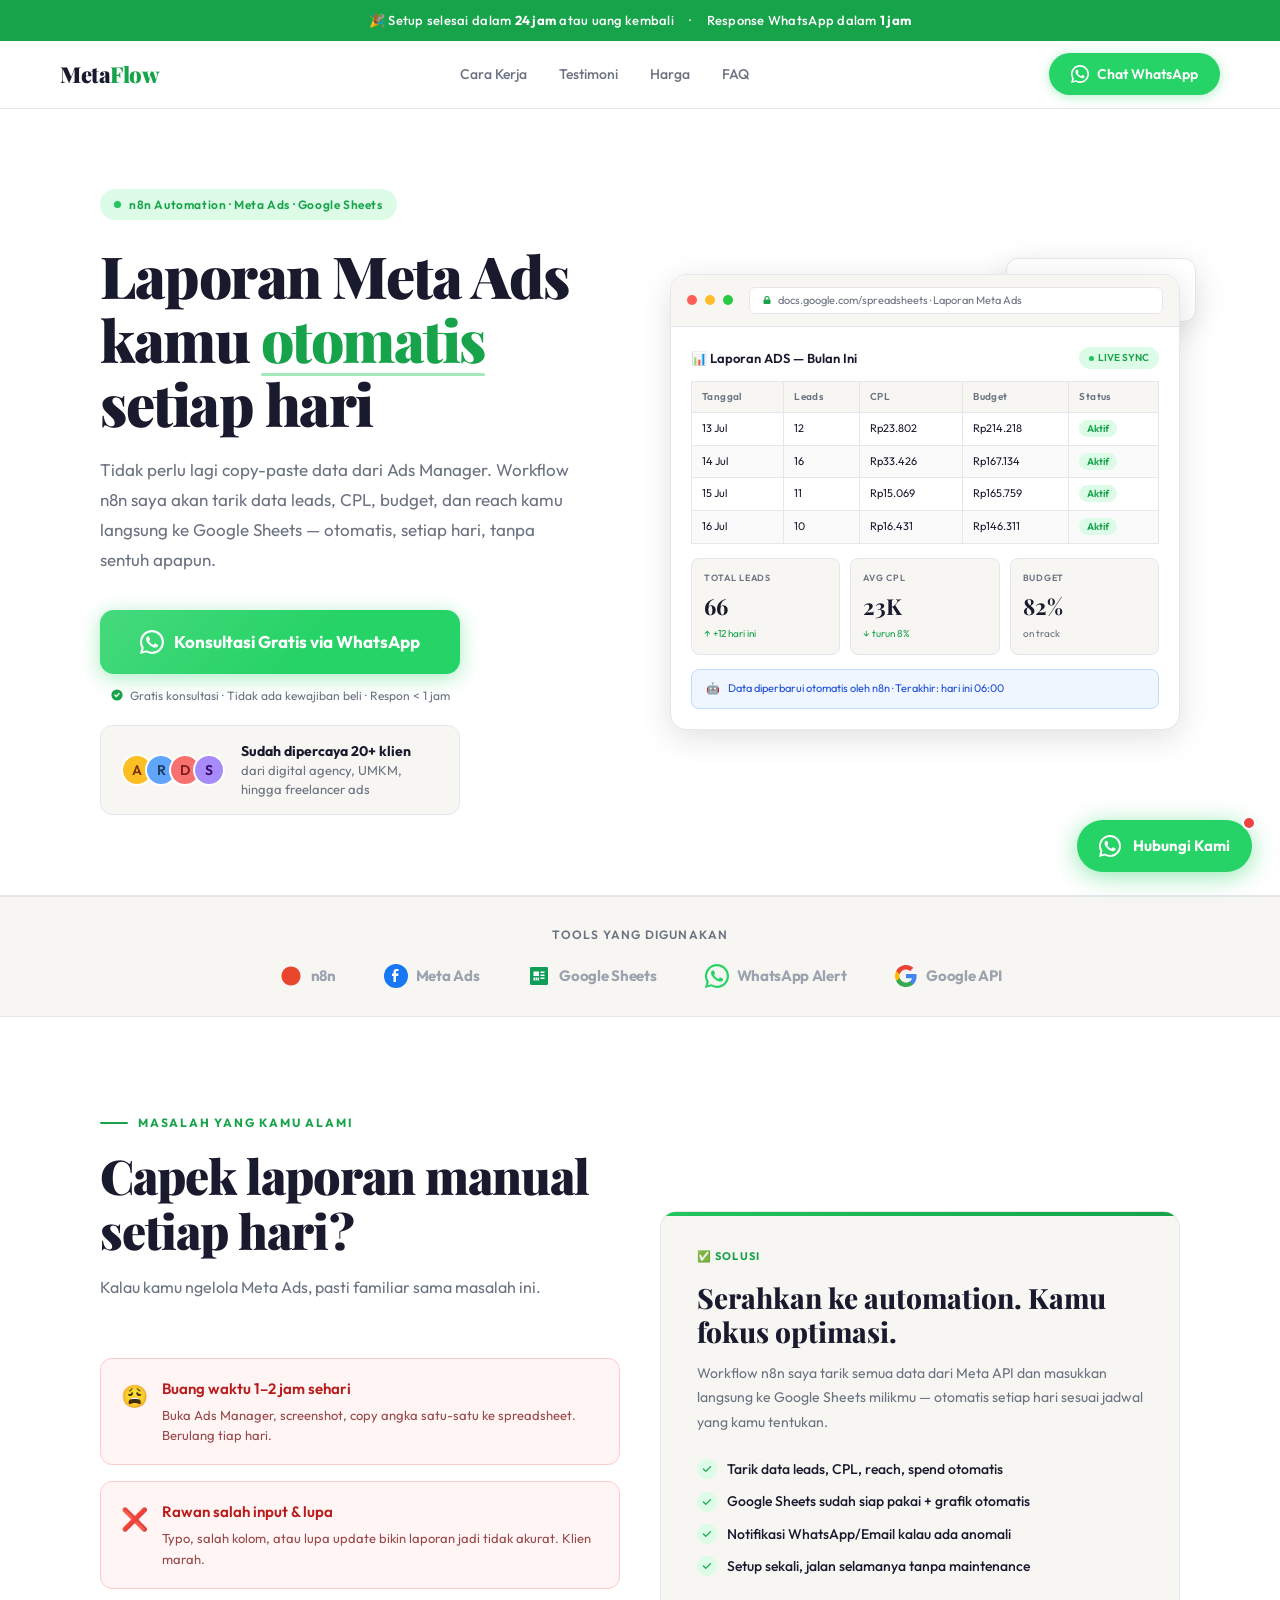
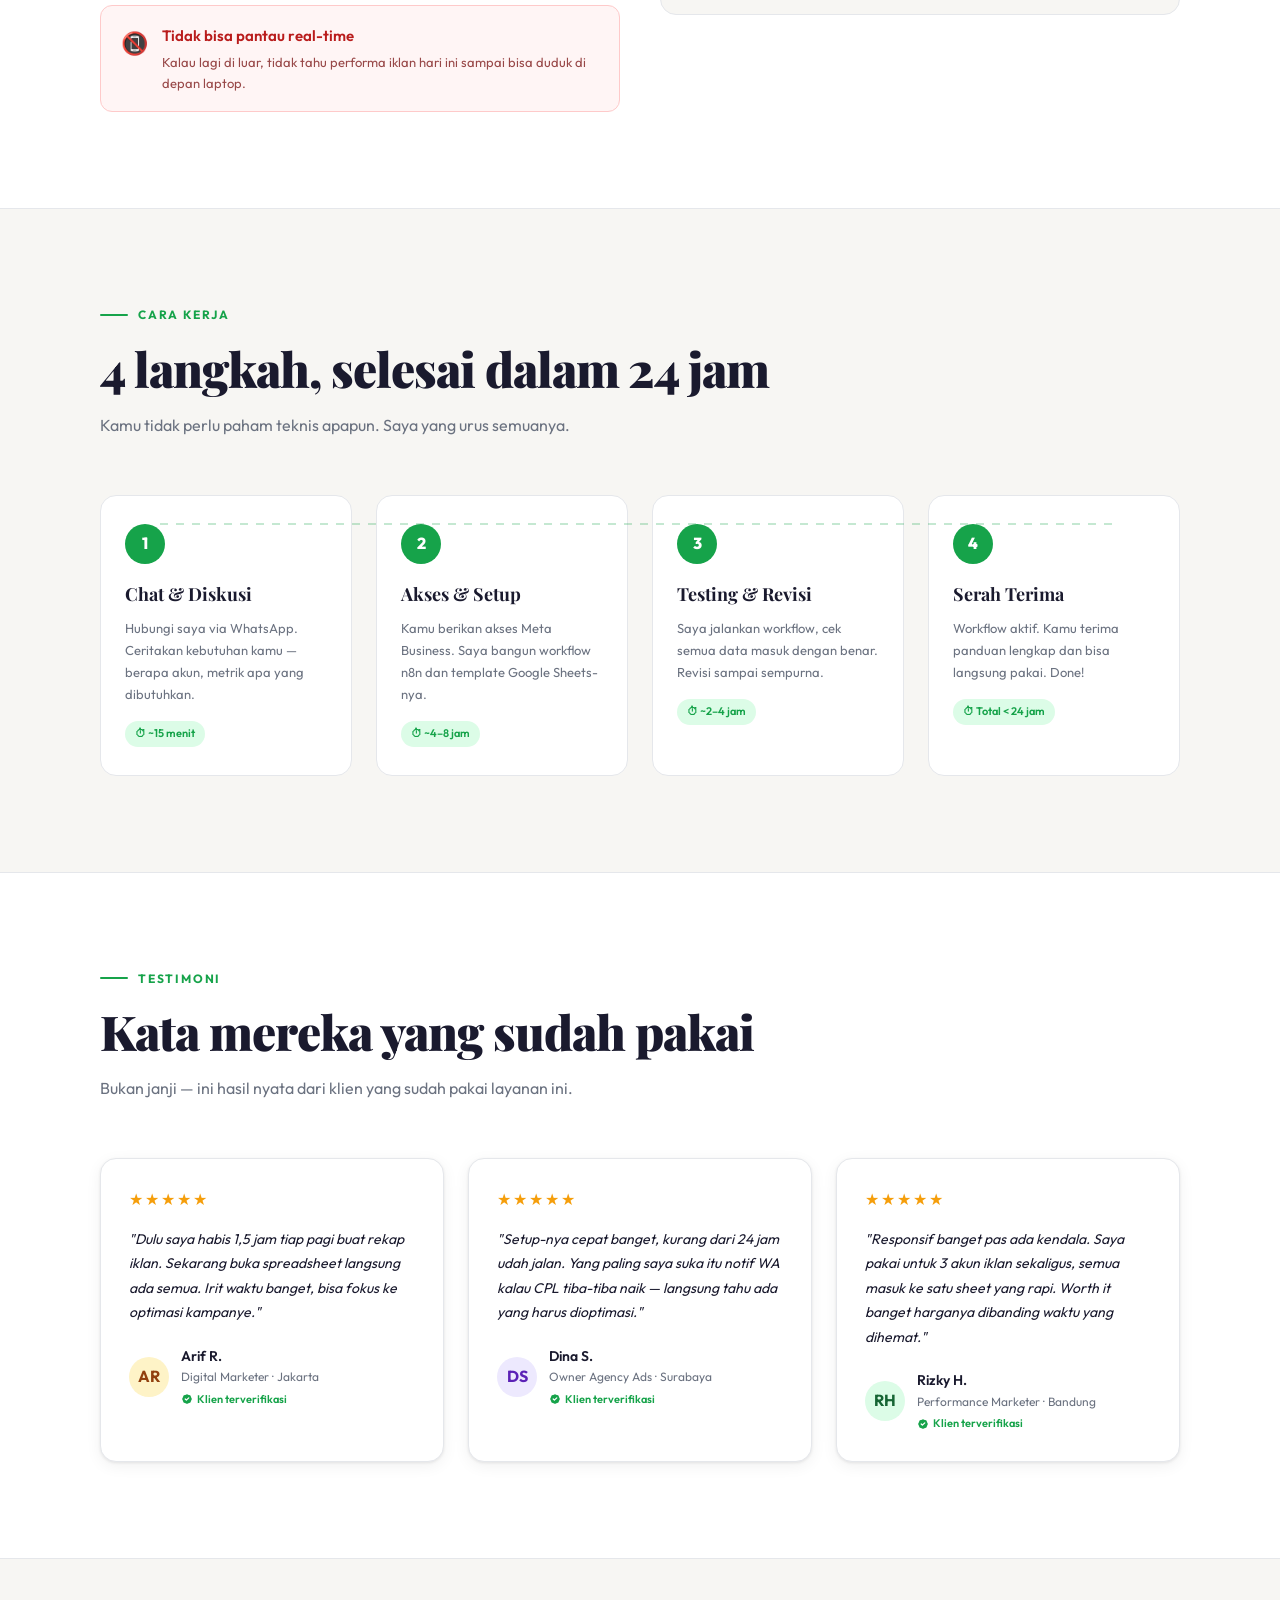
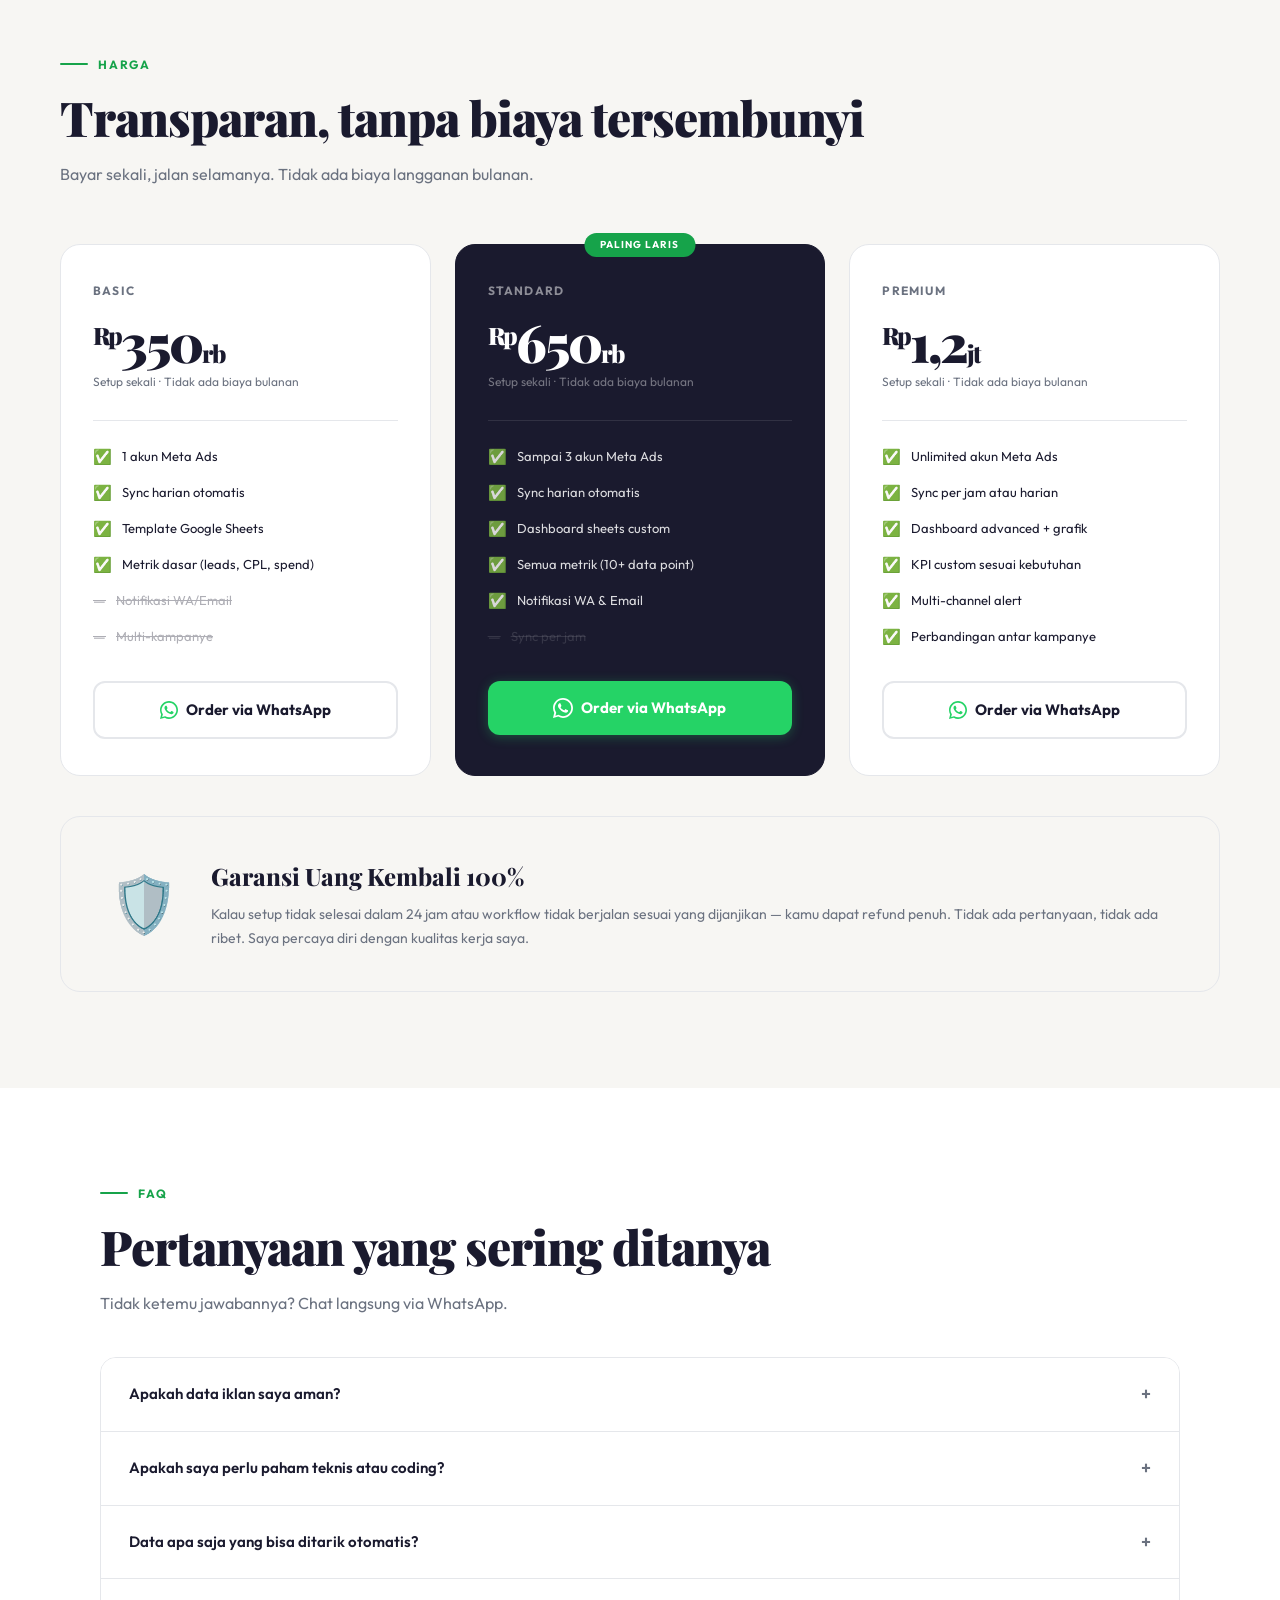
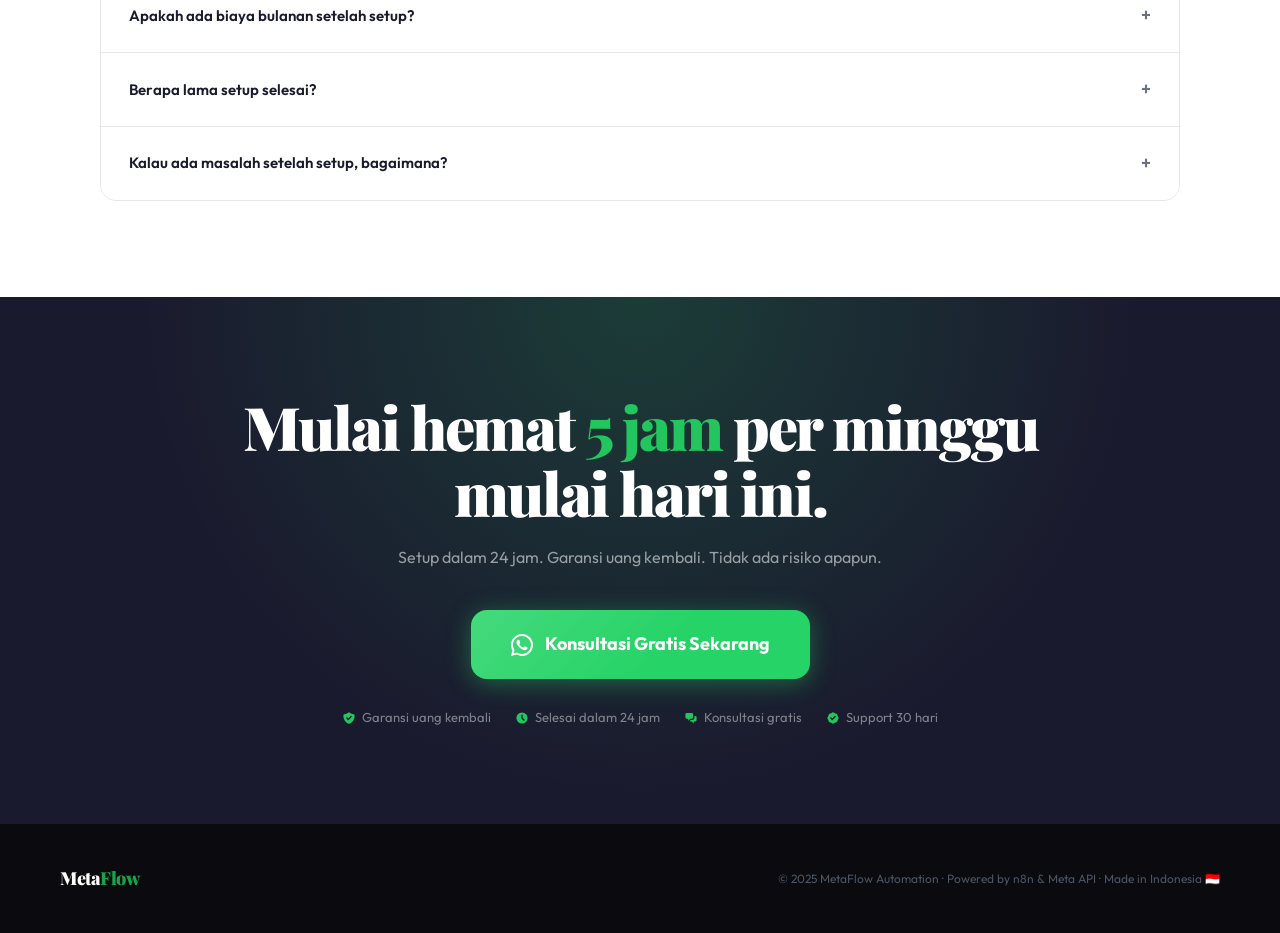
<file: index.html>
<!DOCTYPE html>
<html lang="en">
<head>
<meta charset="UTF-8">
<meta name="viewport" content="width=device-width, initial-scale=1.0">
<title>MetaFlow — Auto Meta Ads Reporting to Google Sheets</title>
<link href="https://fonts.googleapis.com/css2?family=Playfair+Display:wght@700;800;900&family=Outfit:wght@300;400;500;600&display=swap" rel="stylesheet">
<link rel="stylesheet" href="style.css">

<!-- Meta Pixel Code -->
<script>
!function(f,b,e,v,n,t,s)
{if(f.fbq)return;n=f.fbq=function(){n.callMethod?
n.callMethod.apply(n,arguments):n.queue.push(arguments)};
if(!f._fbq)f._fbq=n;n.push=n;n.loaded=!0;n.version='2.0';
n.queue=[];t=b.createElement(e);t.async=!0;
t.src=v;s=b.getElementsByTagName(e)[0];
s.parentNode.insertBefore(t,s)}(window, document,'script',
'https://connect.facebook.net/en_US/fbevents.js');
fbq('init', '3491341001021007');
fbq('track', 'PageView');
</script>
<noscript><img height="1" width="1" style="display:none"
src="https://www.facebook.com/tr?id=3491341001021007&ev=PageView&noscript=1"
/></noscript>
<!-- End Meta Pixel Code -->

</head>
<body>

<!-- Topbar -->
<div class="topbar">
  🎉 Setup selesai dalam <strong>24 jam</strong> atau uang kembali
  <span>·</span>
  Response WhatsApp dalam <strong>1 jam</strong>
</div>

<!-- Nav -->
<nav>
  <div class="logo">Meta<em>Flow</em></div>
  <div class="nav-links">
    <a href="#how">Cara Kerja</a>
    <a href="#testi">Testimoni</a>
    <a href="#pricing">Harga</a>
    <a href="#faq">FAQ</a>
  </div>
  <a href="https://wa.me/6285136523690?text=Halo%20min,%20saya%20tertarik%20dengan%20layanan%20laporan%20meta%20Ads%20otomatis" class="nav-wa" target="_blank"
     onclick="fbq('track', 'Contact')">
    <svg viewBox="0 0 24 24" fill="currentColor"><path d="M17.472 14.382c-.297-.149-1.758-.867-2.03-.967-.273-.099-.471-.148-.67.15-.197.297-.767.966-.94 1.164-.173.199-.347.223-.644.075-.297-.15-1.255-.463-2.39-1.475-.883-.788-1.48-1.761-1.653-2.059-.173-.297-.018-.458.13-.606.134-.133.298-.347.446-.52.149-.174.198-.298.298-.497.099-.198.05-.371-.025-.52-.075-.149-.669-1.612-.916-2.207-.242-.579-.487-.5-.669-.51-.173-.008-.371-.01-.57-.01-.198 0-.52.074-.792.372-.272.297-1.04 1.016-1.04 2.479 0 1.462 1.065 2.875 1.213 3.074.149.198 2.096 3.2 5.077 4.487.709.306 1.262.489 1.694.625.712.227 1.36.195 1.871.118.571-.085 1.758-.719 2.006-1.413.248-.694.248-1.289.173-1.413-.074-.124-.272-.198-.57-.347z"/><path d="M12 0C5.373 0 0 5.373 0 12c0 2.122.552 4.112 1.516 5.842L0 24l6.335-1.652A11.954 11.954 0 0012 24c6.627 0 12-5.373 12-12S18.627 0 12 0zm0 21.818a9.818 9.818 0 01-5.002-1.366l-.358-.214-3.76.98.999-3.645-.234-.374A9.818 9.818 0 0112 2.182c5.42 0 9.818 4.398 9.818 9.818 0 5.421-4.398 9.818-9.818 9.818z"/></svg>
    Chat WhatsApp
  </a>
</nav>

<!-- HERO -->
<div style="border-bottom:1px solid var(--border)">
<div class="hero">
  <!-- Left -->
  <div>
    <div class="hero-eyebrow">n8n Automation · Meta Ads · Google Sheets</div>
    <h1>Laporan Meta Ads kamu <mark>otomatis</mark> setiap hari</h1>
    <p class="hero-desc">
      Tidak perlu lagi copy-paste data dari Ads Manager. Workflow n8n saya akan tarik data leads, CPL, budget, dan reach kamu langsung ke Google Sheets — otomatis, setiap hari, tanpa sentuh apapun.
    </p>
    <div class="hero-ctas">
      <a href="https://wa.me/6285136523690?text=Halo%20min,%20saya%20tertarik%20dengan%20layanan%20laporan%20meta%20Ads%20otomatis" class="btn-wa-main" target="_blank"
         onclick="fbq('track', 'Lead')">
        <svg viewBox="0 0 24 24" fill="currentColor"><path d="M17.472 14.382c-.297-.149-1.758-.867-2.03-.967-.273-.099-.471-.148-.67.15-.197.297-.767.966-.94 1.164-.173.199-.347.223-.644.075-.297-.15-1.255-.463-2.39-1.475-.883-.788-1.48-1.761-1.653-2.059-.173-.297-.018-.458.13-.606.134-.133.298-.347.446-.52.149-.174.198-.298.298-.497.099-.198.05-.371-.025-.52-.075-.149-.669-1.612-.916-2.207-.242-.579-.487-.5-.669-.51-.173-.008-.371-.01-.57-.01-.198 0-.52.074-.792.372-.272.297-1.04 1.016-1.04 2.479 0 1.462 1.065 2.875 1.213 3.074.149.198 2.096 3.2 5.077 4.487.709.306 1.262.489 1.694.625.712.227 1.36.195 1.871.118.571-.085 1.758-.719 2.006-1.413.248-.694.248-1.289.173-1.413-.074-.124-.272-.198-.57-.347z"/><path d="M12 0C5.373 0 0 5.373 0 12c0 2.122.552 4.112 1.516 5.842L0 24l6.335-1.652A11.954 11.954 0 0012 24c6.627 0 12-5.373 12-12S18.627 0 12 0zm0 21.818a9.818 9.818 0 01-5.002-1.366l-.358-.214-3.76.98.999-3.645-.234-.374A9.818 9.818 0 0112 2.182c5.42 0 9.818 4.398 9.818 9.818 0 5.421-4.398 9.818-9.818 9.818z"/></svg>
        Konsultasi Gratis via WhatsApp
      </a>
      <div class="btn-wa-sub">
        <svg viewBox="0 0 20 20" fill="currentColor"><path fill-rule="evenodd" d="M10 18a8 8 0 100-16 8 8 0 000 16zm3.707-9.293a1 1 0 00-1.414-1.414L9 10.586 7.707 9.293a1 1 0 00-1.414 1.414l2 2a1 1 0 001.414 0l4-4z" clip-rule="evenodd"/></svg>
        Gratis konsultasi · Tidak ada kewajiban beli · Respon &lt; 1 jam
      </div>
      <div class="hero-trust">
        <div class="trust-avatars">
          <div class="av av-1">A</div>
          <div class="av av-2">R</div>
          <div class="av av-3">D</div>
          <div class="av av-4">S</div>
        </div>
        <div class="trust-text">
          <strong>Sudah dipercaya 20+ klien</strong>
          dari digital agency, UMKM, hingga freelancer ads
        </div>
      </div>
    </div>
  </div>

  <!-- Right: Mockup -->
  <div class="hero-visual">
    <div class="badge-float" style="top:-16px;right:-16px">
      <div class="badge-float-icon">⚡</div>
      <div>
        <div style="font-size:13px;font-weight:700;color:var(--ink)">Auto-Sync</div>
        <div class="badge-float-text">Jalan tiap hari otomatis</div>
      </div>
    </div>
    <div class="mockup-wrap">
      <div class="mockup-bar">
        <div class="dot dot-r"></div>
        <div class="dot dot-y"></div>
        <div class="dot dot-g"></div>
        <div class="mockup-url">
          <svg viewBox="0 0 20 20" fill="currentColor"><path fill-rule="evenodd" d="M5 9V7a5 5 0 0110 0v2a2 2 0 012 2v5a2 2 0 01-2 2H5a2 2 0 01-2-2v-5a2 2 0 012-2zm8-2v2H7V7a3 3 0 016 0z" clip-rule="evenodd"/></svg>
          docs.google.com/spreadsheets · Laporan Meta Ads
        </div>
      </div>
      <div class="sheet-mock">
        <div class="sheet-title">
          📊 Laporan ADS — Bulan Ini
          <span class="sheet-live">LIVE SYNC</span>
        </div>
        <table class="sheet-table">
          <thead>
            <tr>
              <th>Tanggal</th><th>Leads</th><th>CPL</th><th>Budget</th><th>Status</th>
            </tr>
          </thead>
          <tbody>
            <tr><td>13 Jul</td><td>12</td><td>Rp23.802</td><td>Rp214.218</td><td><span class="chip-aktif">Aktif</span></td></tr>
            <tr><td>14 Jul</td><td>16</td><td>Rp33.426</td><td>Rp167.134</td><td><span class="chip-aktif">Aktif</span></td></tr>
            <tr><td>15 Jul</td><td>11</td><td>Rp15.069</td><td>Rp165.759</td><td><span class="chip-aktif">Aktif</span></td></tr>
            <tr><td>16 Jul</td><td>10</td><td>Rp16.431</td><td>Rp146.311</td><td><span class="chip-aktif">Aktif</span></td></tr>
          </tbody>
        </table>
        <div class="kpi-row">
          <div class="kpi-box">
            <div class="kpi-label">TOTAL LEADS</div>
            <div class="kpi-val">66</div>
            <div class="kpi-change up">↑ +12 hari ini</div>
          </div>
          <div class="kpi-box">
            <div class="kpi-label">AVG CPL</div>
            <div class="kpi-val">23K</div>
            <div class="kpi-change up">↓ turun 8%</div>
          </div>
          <div class="kpi-box">
            <div class="kpi-label">BUDGET</div>
            <div class="kpi-val">82%</div>
            <div class="kpi-change" style="color:var(--muted)">on track</div>
          </div>
        </div>
        <div class="auto-note">
          <span>🤖</span>
          <span>Data diperbarui otomatis oleh n8n · Terakhir: hari ini 06:00</span>
        </div>
      </div>
    </div>
  </div>
</div>
</div>

<!-- LOGOS -->
<div class="logos-section">
  <div class="logos-label">TOOLS YANG DIGUNAKAN</div>
  <div class="logos-row">
    <div class="logo-item">
      <svg viewBox="0 0 24 24" fill="#e8452c"><path d="M21.5 12c0 5.25-4.25 9.5-9.5 9.5S2.5 17.25 2.5 12 6.75 2.5 12 2.5 21.5 6.75 21.5 12z"/></svg>
      n8n
    </div>
    <div class="logo-item">
      <svg viewBox="0 0 24 24" fill="#1877f2"><rect width="24" height="24" rx="12" fill="#1877f2"/><path d="M14.5 7h-1.8C12.1 7 12 7.4 12 8v1.5h2.5l-.3 2.5H12V18h-2.5v-6H8V9.5h1.5V7.8C9.5 6 10.6 5 12.3 5c.8 0 2.2.1 2.2.1V7z" fill="white"/></svg>
      Meta Ads
    </div>
    <div class="logo-item">
      <svg viewBox="0 0 24 24"><path fill="#0f9d58" d="M19.86 3H4.14A1.14 1.14 0 003 4.14v15.72A1.14 1.14 0 004.14 21h15.72A1.14 1.14 0 0021 19.86V4.14A1.14 1.14 0 0019.86 3z"/><path fill="white" d="M13.5 7.5h4v1.5h-4zm0 3h4v1.5h-4zm0 3h4v1.5h-4zM6.5 7.5h5.5v4.5H6.5zm0 6h1.5v3H6.5zm2 0h1.5v3H8.5zm2 0h1.5v3h-1.5z"/></svg>
      Google Sheets
    </div>
    <div class="logo-item">
      <svg viewBox="0 0 24 24" fill="#25D366"><path d="M17.472 14.382c-.297-.149-1.758-.867-2.03-.967-.273-.099-.471-.148-.67.15-.197.297-.767.966-.94 1.164-.173.199-.347.223-.644.075-.297-.15-1.255-.463-2.39-1.475-.883-.788-1.48-1.761-1.653-2.059-.173-.297-.018-.458.13-.606.134-.133.298-.347.446-.52.149-.174.198-.298.298-.497.099-.198.05-.371-.025-.52-.075-.149-.669-1.612-.916-2.207-.242-.579-.487-.5-.669-.51-.173-.008-.371-.01-.57-.01-.198 0-.52.074-.792.372-.272.297-1.04 1.016-1.04 2.479 0 1.462 1.065 2.875 1.213 3.074.149.198 2.096 3.2 5.077 4.487.709.306 1.262.489 1.694.625.712.227 1.36.195 1.871.118.571-.085 1.758-.719 2.006-1.413.248-.694.248-1.289.173-1.413-.074-.124-.272-.198-.57-.347z"/><path d="M12 0C5.373 0 0 5.373 0 12c0 2.122.552 4.112 1.516 5.842L0 24l6.335-1.652A11.954 11.954 0 0012 24c6.627 0 12-5.373 12-12S18.627 0 12 0zm0 21.818a9.818 9.818 0 01-5.002-1.366l-.358-.214-3.76.98.999-3.645-.234-.374A9.818 9.818 0 0112 2.182c5.42 0 9.818 4.398 9.818 9.818 0 5.421-4.398 9.818-9.818 9.818z"/></svg>
      WhatsApp Alert
    </div>
    <div class="logo-item">
      <svg viewBox="0 0 24 24" fill="#4285f4"><path d="M22.56 12.25c0-.78-.07-1.53-.2-2.25H12v4.26h5.92c-.26 1.37-1.04 2.53-2.21 3.31v2.77h3.57c2.08-1.92 3.28-4.74 3.28-8.09z"/><path fill="#34a853" d="M12 23c2.97 0 5.46-.98 7.28-2.66l-3.57-2.77c-.98.66-2.23 1.06-3.71 1.06-2.86 0-5.29-1.93-6.16-4.53H2.18v2.84C3.99 20.53 7.7 23 12 23z"/><path fill="#fbbc05" d="M5.84 14.09c-.22-.66-.35-1.36-.35-2.09s.13-1.43.35-2.09V7.07H2.18C1.43 8.55 1 10.22 1 12s.43 3.45 1.18 4.93l2.85-2.22.81-.62z"/><path fill="#ea4335" d="M12 5.38c1.62 0 3.06.56 4.21 1.64l3.15-3.15C17.45 2.09 14.97 1 12 1 7.7 1 3.99 3.47 2.18 7.07l3.66 2.84c.87-2.6 3.3-4.53 6.16-4.53z"/></svg>
      Google API
    </div>
  </div>
</div>

<!-- PROBLEM / SOLUTION -->
<section id="problem">
  <div class="problem-grid">
    <div>
      <div class="section-super">MASALAH YANG KAMU ALAMI</div>
      <h2 class="section-h2">Capek laporan manual setiap hari?</h2>
      <p class="section-sub">Kalau kamu ngelola Meta Ads, pasti familiar sama masalah ini.</p>
      <div class="problem-list reveal">
        <div class="problem-item">
          <div class="problem-icon">😩</div>
          <div class="problem-text">
            <strong>Buang waktu 1–2 jam sehari</strong>
            <p>Buka Ads Manager, screenshot, copy angka satu-satu ke spreadsheet. Berulang tiap hari.</p>
          </div>
        </div>
        <div class="problem-item">
          <div class="problem-icon">❌</div>
          <div class="problem-text">
            <strong>Rawan salah input & lupa</strong>
            <p>Typo, salah kolom, atau lupa update bikin laporan jadi tidak akurat. Klien marah.</p>
          </div>
        </div>
        <div class="problem-item">
          <div class="problem-icon">📵</div>
          <div class="problem-text">
            <strong>Tidak bisa pantau real-time</strong>
            <p>Kalau lagi di luar, tidak tahu performa iklan hari ini sampai bisa duduk di depan laptop.</p>
          </div>
        </div>
      </div>
    </div>
    <div class="solution-card reveal">
      <div class="solution-tag">✅ SOLUSI</div>
      <div class="solution-h">Serahkan ke automation. Kamu fokus optimasi.</div>
      <p class="solution-p">Workflow n8n saya tarik semua data dari Meta API dan masukkan langsung ke Google Sheets milikmu — otomatis setiap hari sesuai jadwal yang kamu tentukan.</p>
      <div class="solution-features">
        <div class="sf-item">
          <div class="sf-check"><svg viewBox="0 0 20 20" fill="currentColor"><path fill-rule="evenodd" d="M16.707 5.293a1 1 0 010 1.414l-8 8a1 1 0 01-1.414 0l-4-4a1 1 0 011.414-1.414L8 12.586l7.293-7.293a1 1 0 011.414 0z" clip-rule="evenodd"/></svg></div>
          Tarik data leads, CPL, reach, spend otomatis
        </div>
        <div class="sf-item">
          <div class="sf-check"><svg viewBox="0 0 20 20" fill="currentColor"><path fill-rule="evenodd" d="M16.707 5.293a1 1 0 010 1.414l-8 8a1 1 0 01-1.414 0l-4-4a1 1 0 011.414-1.414L8 12.586l7.293-7.293a1 1 0 011.414 0z" clip-rule="evenodd"/></svg></div>
          Google Sheets sudah siap pakai + grafik otomatis
        </div>
        <div class="sf-item">
          <div class="sf-check"><svg viewBox="0 0 20 20" fill="currentColor"><path fill-rule="evenodd" d="M16.707 5.293a1 1 0 010 1.414l-8 8a1 1 0 01-1.414 0l-4-4a1 1 0 011.414-1.414L8 12.586l7.293-7.293a1 1 0 011.414 0z" clip-rule="evenodd"/></svg></div>
          Notifikasi WhatsApp/Email kalau ada anomali
        </div>
        <div class="sf-item">
          <div class="sf-check"><svg viewBox="0 0 20 20" fill="currentColor"><path fill-rule="evenodd" d="M16.707 5.293a1 1 0 010 1.414l-8 8a1 1 0 01-1.414 0l-4-4a1 1 0 011.414-1.414L8 12.586l7.293-7.293a1 1 0 011.414 0z" clip-rule="evenodd"/></svg></div>
          Setup sekali, jalan selamanya tanpa maintenance
        </div>
      </div>
    </div>
  </div>
</section>

<!-- HOW IT WORKS -->
<div class="how-section" id="how" style="padding: 96px 0">
  <div style="max-width:1200px;margin:0 auto;padding:0 60px">
    <div class="section-super">CARA KERJA</div>
    <h2 class="section-h2">4 langkah, selesai dalam 24 jam</h2>
    <p class="section-sub">Kamu tidak perlu paham teknis apapun. Saya yang urus semuanya.</p>
    <div class="how-steps reveal">
      <div class="how-step">
        <div class="step-badge">1</div>
        <h3>Chat & Diskusi</h3>
        <p>Hubungi saya via WhatsApp. Ceritakan kebutuhan kamu — berapa akun, metrik apa yang dibutuhkan.</p>
        <div class="step-time">⏱ ~15 menit</div>
      </div>
      <div class="how-step">
        <div class="step-badge">2</div>
        <h3>Akses & Setup</h3>
        <p>Kamu berikan akses Meta Business. Saya bangun workflow n8n dan template Google Sheets-nya.</p>
        <div class="step-time">⏱ ~4–8 jam</div>
      </div>
      <div class="how-step">
        <div class="step-badge">3</div>
        <h3>Testing & Revisi</h3>
        <p>Saya jalankan workflow, cek semua data masuk dengan benar. Revisi sampai sempurna.</p>
        <div class="step-time">⏱ ~2–4 jam</div>
      </div>
      <div class="how-step">
        <div class="step-badge">4</div>
        <h3>Serah Terima</h3>
        <p>Workflow aktif. Kamu terima panduan lengkap dan bisa langsung pakai. Done!</p>
        <div class="step-time">⏱ Total &lt; 24 jam</div>
      </div>
    </div>
  </div>
</div>

<!-- TESTIMONIALS -->
<section id="testi">
  <div class="section-super">TESTIMONI</div>
  <h2 class="section-h2">Kata mereka yang sudah pakai</h2>
  <p class="section-sub">Bukan janji — ini hasil nyata dari klien yang sudah pakai layanan ini.</p>
  <div class="testi-grid reveal">
    <div class="testi-card">
      <div class="stars">★★★★★</div>
      <p class="testi-text">"Dulu saya habis 1,5 jam tiap pagi buat rekap iklan. Sekarang buka spreadsheet langsung ada semua. Irit waktu banget, bisa fokus ke optimasi kampanye."</p>
      <div class="testi-author">
        <div class="testi-av" style="background:#fef3c7;color:#92400e">AR</div>
        <div>
          <div class="testi-name">Arif R.</div>
          <div class="testi-role">Digital Marketer · Jakarta</div>
          <div class="verified">
            <svg viewBox="0 0 20 20" fill="currentColor"><path fill-rule="evenodd" d="M6.267 3.455a3.066 3.066 0 001.745-.723 3.066 3.066 0 013.976 0 3.066 3.066 0 001.745.723 3.066 3.066 0 012.812 2.812c.051.643.304 1.254.723 1.745a3.066 3.066 0 010 3.976 3.066 3.066 0 00-.723 1.745 3.066 3.066 0 01-2.812 2.812 3.066 3.066 0 00-1.745.723 3.066 3.066 0 01-3.976 0 3.066 3.066 0 00-1.745-.723 3.066 3.066 0 01-2.812-2.812 3.066 3.066 0 00-.723-1.745 3.066 3.066 0 010-3.976 3.066 3.066 0 00.723-1.745 3.066 3.066 0 012.812-2.812zm7.44 5.252a1 1 0 00-1.414-1.414L9 10.586 7.707 9.293a1 1 0 00-1.414 1.414l2 2a1 1 0 001.414 0l4-4z" clip-rule="evenodd"/></svg>
            Klien terverifikasi
          </div>
        </div>
      </div>
    </div>
    <div class="testi-card">
      <div class="stars">★★★★★</div>
      <p class="testi-text">"Setup-nya cepat banget, kurang dari 24 jam udah jalan. Yang paling saya suka itu notif WA kalau CPL tiba-tiba naik — langsung tahu ada yang harus dioptimasi."</p>
      <div class="testi-author">
        <div class="testi-av" style="background:#ede9fe;color:#5b21b6">DS</div>
        <div>
          <div class="testi-name">Dina S.</div>
          <div class="testi-role">Owner Agency Ads · Surabaya</div>
          <div class="verified">
            <svg viewBox="0 0 20 20" fill="currentColor"><path fill-rule="evenodd" d="M6.267 3.455a3.066 3.066 0 001.745-.723 3.066 3.066 0 013.976 0 3.066 3.066 0 001.745.723 3.066 3.066 0 012.812 2.812c.051.643.304 1.254.723 1.745a3.066 3.066 0 010 3.976 3.066 3.066 0 00-.723 1.745 3.066 3.066 0 01-2.812 2.812 3.066 3.066 0 00-1.745.723 3.066 3.066 0 01-3.976 0 3.066 3.066 0 00-1.745-.723 3.066 3.066 0 01-2.812-2.812 3.066 3.066 0 00-.723-1.745 3.066 3.066 0 010-3.976 3.066 3.066 0 00.723-1.745 3.066 3.066 0 012.812-2.812zm7.44 5.252a1 1 0 00-1.414-1.414L9 10.586 7.707 9.293a1 1 0 00-1.414 1.414l2 2a1 1 0 001.414 0l4-4z" clip-rule="evenodd"/></svg>
            Klien terverifikasi
          </div>
        </div>
      </div>
    </div>
    <div class="testi-card">
      <div class="stars">★★★★★</div>
      <p class="testi-text">"Responsif banget pas ada kendala. Saya pakai untuk 3 akun iklan sekaligus, semua masuk ke satu sheet yang rapi. Worth it banget harganya dibanding waktu yang dihemat."</p>
      <div class="testi-author">
        <div class="testi-av" style="background:#dcfce7;color:#166534">RH</div>
        <div>
          <div class="testi-name">Rizky H.</div>
          <div class="testi-role">Performance Marketer · Bandung</div>
          <div class="verified">
            <svg viewBox="0 0 20 20" fill="currentColor"><path fill-rule="evenodd" d="M6.267 3.455a3.066 3.066 0 001.745-.723 3.066 3.066 0 013.976 0 3.066 3.066 0 001.745.723 3.066 3.066 0 012.812 2.812c.051.643.304 1.254.723 1.745a3.066 3.066 0 010 3.976 3.066 3.066 0 00-.723 1.745 3.066 3.066 0 01-2.812 2.812 3.066 3.066 0 00-1.745.723 3.066 3.066 0 01-3.976 0 3.066 3.066 0 00-1.745-.723 3.066 3.066 0 01-2.812-2.812 3.066 3.066 0 00-.723-1.745 3.066 3.066 0 010-3.976 3.066 3.066 0 00.723-1.745 3.066 3.066 0 012.812-2.812zm7.44 5.252a1 1 0 00-1.414-1.414L9 10.586 7.707 9.293a1 1 0 00-1.414 1.414l2 2a1 1 0 001.414 0l4-4z" clip-rule="evenodd"/></svg>
            Klien terverifikasi
          </div>
        </div>
      </div>
    </div>
  </div>
</section>

<!-- PRICING -->
<section id="pricing" style="background:var(--off);max-width:100%;padding:96px 60px;border-top:1px solid var(--border)">
<div style="max-width:1200px;margin:0 auto">
  <div class="section-super">HARGA</div>
  <h2 class="section-h2">Transparan, tanpa biaya tersembunyi</h2>
  <p class="section-sub">Bayar sekali, jalan selamanya. Tidak ada biaya langganan bulanan.</p>
  <div class="pricing-grid reveal">
    <div class="price-card">
      <div class="price-tier">BASIC</div>
      <div class="price-num"><span class="price-sup">Rp</span>350<span style="font-size:24px">rb</span></div>
      <div class="price-note">Setup sekali · Tidak ada biaya bulanan</div>
      <div class="price-sep"></div>
      <div class="feat-list">
        <div class="feat-item"><span class="feat-icon">✅</span> 1 akun Meta Ads</div>
        <div class="feat-item"><span class="feat-icon">✅</span> Sync harian otomatis</div>
        <div class="feat-item"><span class="feat-icon">✅</span> Template Google Sheets</div>
        <div class="feat-item"><span class="feat-icon">✅</span> Metrik dasar (leads, CPL, spend)</div>
        <div class="feat-item off"><span class="feat-icon">—</span> Notifikasi WA/Email</div>
        <div class="feat-item off"><span class="feat-icon">—</span> Multi-kampanye</div>
      </div>
      <a href="https://wa.me/6285136523690?text=Halo%20min,%20saya%20mau%20order%20paket%20Basic%20Meta%20Ads%20Automation" class="btn-order btn-order-outline" target="_blank"
         onclick="fbq('track', 'InitiateCheckout', {value: 350000, currency: 'IDR', content_name: 'Paket Basic'})">
        <svg viewBox="0 0 24 24" fill="currentColor" style="width:18px;height:18px;color:var(--wa)"><path d="M17.472 14.382c-.297-.149-1.758-.867-2.03-.967-.273-.099-.471-.148-.67.15-.197.297-.767.966-.94 1.164-.173.199-.347.223-.644.075-.297-.15-1.255-.463-2.39-1.475-.883-.788-1.48-1.761-1.653-2.059-.173-.297-.018-.458.13-.606.134-.133.298-.347.446-.52.149-.174.198-.298.298-.497.099-.198.05-.371-.025-.52-.075-.149-.669-1.612-.916-2.207-.242-.579-.487-.5-.669-.51-.173-.008-.371-.01-.57-.01-.198 0-.52.074-.792.372-.272.297-1.04 1.016-1.04 2.479 0 1.462 1.065 2.875 1.213 3.074.149.198 2.096 3.2 5.077 4.487.709.306 1.262.489 1.694.625.712.227 1.36.195 1.871.118.571-.085 1.758-.719 2.006-1.413.248-.694.248-1.289.173-1.413-.074-.124-.272-.198-.57-.347z"/><path d="M12 0C5.373 0 0 5.373 0 12c0 2.122.552 4.112 1.516 5.842L0 24l6.335-1.652A11.954 11.954 0 0012 24c6.627 0 12-5.373 12-12S18.627 0 12 0zm0 21.818a9.818 9.818 0 01-5.002-1.366l-.358-.214-3.76.98.999-3.645-.234-.374A9.818 9.818 0 0112 2.182c5.42 0 9.818 4.398 9.818 9.818 0 5.421-4.398 9.818-9.818 9.818z"/></svg>
        Order via WhatsApp
      </a>
    </div>

    <div class="price-card featured">
      <div class="pop-tag">PALING LARIS</div>
      <div class="price-tier">STANDARD</div>
      <div class="price-num"><span class="price-sup">Rp</span>650<span style="font-size:24px">rb</span></div>
      <div class="price-note">Setup sekali · Tidak ada biaya bulanan</div>
      <div class="price-sep"></div>
      <div class="feat-list" style="color:rgba(255,255,255,0.85)">
        <div class="feat-item"><span class="feat-icon">✅</span> Sampai 3 akun Meta Ads</div>
        <div class="feat-item"><span class="feat-icon">✅</span> Sync harian otomatis</div>
        <div class="feat-item"><span class="feat-icon">✅</span> Dashboard sheets custom</div>
        <div class="feat-item"><span class="feat-icon">✅</span> Semua metrik (10+ data point)</div>
        <div class="feat-item"><span class="feat-icon">✅</span> Notifikasi WA & Email</div>
        <div class="feat-item off" style="color:rgba(255,255,255,0.35)"><span class="feat-icon">—</span> Sync per jam</div>
      </div>
      <a href="https://wa.me/6285136523690?text=Halo%2C%20saya%20mau%20order%20paket%20Standard%20Meta%20Ads%20Automation" class="btn-order btn-order-wa" target="_blank"
         onclick="fbq('track', 'InitiateCheckout', {value: 650000, currency: 'IDR', content_name: 'Paket Standard'})">
        <svg viewBox="0 0 24 24" fill="currentColor"><path d="M17.472 14.382c-.297-.149-1.758-.867-2.03-.967-.273-.099-.471-.148-.67.15-.197.297-.767.966-.94 1.164-.173.199-.347.223-.644.075-.297-.15-1.255-.463-2.39-1.475-.883-.788-1.48-1.761-1.653-2.059-.173-.297-.018-.458.13-.606.134-.133.298-.347.446-.52.149-.174.198-.298.298-.497.099-.198.05-.371-.025-.52-.075-.149-.669-1.612-.916-2.207-.242-.579-.487-.5-.669-.51-.173-.008-.371-.01-.57-.01-.198 0-.52.074-.792.372-.272.297-1.04 1.016-1.04 2.479 0 1.462 1.065 2.875 1.213 3.074.149.198 2.096 3.2 5.077 4.487.709.306 1.262.489 1.694.625.712.227 1.36.195 1.871.118.571-.085 1.758-.719 2.006-1.413.248-.694.248-1.289.173-1.413-.074-.124-.272-.198-.57-.347z"/><path d="M12 0C5.373 0 0 5.373 0 12c0 2.122.552 4.112 1.516 5.842L0 24l6.335-1.652A11.954 11.954 0 0012 24c6.627 0 12-5.373 12-12S18.627 0 12 0zm0 21.818a9.818 9.818 0 01-5.002-1.366l-.358-.214-3.76.98.999-3.645-.234-.374A9.818 9.818 0 0112 2.182c5.42 0 9.818 4.398 9.818 9.818 0 5.421-4.398 9.818-9.818 9.818z"/></svg>
        Order via WhatsApp
      </a>
    </div>

    <div class="price-card">
      <div class="price-tier">PREMIUM</div>
      <div class="price-num"><span class="price-sup">Rp</span>1,2<span style="font-size:24px">jt</span></div>
      <div class="price-note">Setup sekali · Tidak ada biaya bulanan</div>
      <div class="price-sep"></div>
      <div class="feat-list">
        <div class="feat-item"><span class="feat-icon">✅</span> Unlimited akun Meta Ads</div>
        <div class="feat-item"><span class="feat-icon">✅</span> Sync per jam atau harian</div>
        <div class="feat-item"><span class="feat-icon">✅</span> Dashboard advanced + grafik</div>
        <div class="feat-item"><span class="feat-icon">✅</span> KPI custom sesuai kebutuhan</div>
        <div class="feat-item"><span class="feat-icon">✅</span> Multi-channel alert</div>
        <div class="feat-item"><span class="feat-icon">✅</span> Perbandingan antar kampanye</div>
      </div>
      <a href="https://wa.me/6285136523690?text=Halo%2C%20saya%20mau%20order%20paket%20Premium%20Meta%20Ads%20Automation" class="btn-order btn-order-outline" target="_blank"
         onclick="fbq('track', 'InitiateCheckout', {value: 1200000, currency: 'IDR', content_name: 'Paket Premium'})">
        <svg viewBox="0 0 24 24" fill="currentColor" style="width:18px;height:18px;color:var(--wa)"><path d="M17.472 14.382c-.297-.149-1.758-.867-2.03-.967-.273-.099-.471-.148-.67.15-.197.297-.767.966-.94 1.164-.173.199-.347.223-.644.075-.297-.15-1.255-.463-2.39-1.475-.883-.788-1.48-1.761-1.653-2.059-.173-.297-.018-.458.13-.606.134-.133.298-.347.446-.52.149-.174.198-.298.298-.497.099-.198.05-.371-.025-.52-.075-.149-.669-1.612-.916-2.207-.242-.579-.487-.5-.669-.51-.173-.008-.371-.01-.57-.01-.198 0-.52.074-.792.372-.272.297-1.04 1.016-1.04 2.479 0 1.462 1.065 2.875 1.213 3.074.149.198 2.096 3.2 5.077 4.487.709.306 1.262.489 1.694.625.712.227 1.36.195 1.871.118.571-.085 1.758-.719 2.006-1.413.248-.694.248-1.289.173-1.413-.074-.124-.272-.198-.57-.347z"/><path d="M12 0C5.373 0 0 5.373 0 12c0 2.122.552 4.112 1.516 5.842L0 24l6.335-1.652A11.954 11.954 0 0012 24c6.627 0 12-5.373 12-12S18.627 0 12 0zm0 21.818a9.818 9.818 0 01-5.002-1.366l-.358-.214-3.76.98.999-3.645-.234-.374A9.818 9.818 0 0112 2.182c5.42 0 9.818 4.398 9.818 9.818 0 5.421-4.398 9.818-9.818 9.818z"/></svg>
        Order via WhatsApp
      </a>
    </div>
  </div>

  <div class="guarantee reveal">
    <div class="guarantee-icon">🛡️</div>
    <div>
      <h3>Garansi Uang Kembali 100%</h3>
      <p>Kalau setup tidak selesai dalam 24 jam atau workflow tidak berjalan sesuai yang dijanjikan — kamu dapat refund penuh. Tidak ada pertanyaan, tidak ada ribet. Saya percaya diri dengan kualitas kerja saya.</p>
    </div>
  </div>
</div>
</section>

<!-- FAQ -->
<section id="faq">
  <div class="section-super">FAQ</div>
  <h2 class="section-h2">Pertanyaan yang sering ditanya</h2>
  <p class="section-sub" style="margin-bottom:40px">Tidak ketemu jawabannya? Chat langsung via WhatsApp.</p>
  <div class="faq-list reveal">
    <div class="faq-item">
      <div class="faq-q">Apakah data iklan saya aman? <span class="faq-arrow">+</span></div>
      <div class="faq-a">Sangat aman. Data langsung masuk ke Google Sheets milik kamu sendiri — saya tidak menyimpan data apapun di server saya. Akses Meta Business yang kamu berikan juga bisa kamu cabut kapan saja setelah setup selesai.</div>
    </div>
    <div class="faq-item">
      <div class="faq-q">Apakah saya perlu paham teknis atau coding? <span class="faq-arrow">+</span></div>
      <div class="faq-a">Tidak perlu sama sekali. Kamu cukup berikan akses Meta Business dan Google Sheets, saya yang setup semuanya. Di akhir saya kasih panduan cara pakai dalam bahasa sederhana.</div>
    </div>
    <div class="faq-item">
      <div class="faq-q">Data apa saja yang bisa ditarik otomatis? <span class="faq-arrow">+</span></div>
      <div class="faq-a">Bisa hampir semua metrik dari Meta Ads: jumlah leads, CPL, reach, impressions, clicks, CTR, budget terpakai, cost per click, dan lainnya. Bisa disesuaikan sesuai kebutuhanmu.</div>
    </div>
    <div class="faq-item">
      <div class="faq-q">Apakah ada biaya bulanan setelah setup? <span class="faq-arrow">+</span></div>
      <div class="faq-a">Tidak ada. Bayar sekali, workflow jalan selamanya. Kamu hanya perlu menanggung biaya server/hosting n8n sendiri kalau mau self-hosted (opsional, ada panduan-nya), atau saya bisa bantu setup di cloud gratis dulu.</div>
    </div>
    <div class="faq-item">
      <div class="faq-q">Berapa lama setup selesai? <span class="faq-arrow">+</span></div>
      <div class="faq-a">Maksimal 24 jam setelah semua akses diberikan. Rata-rata klien sudah bisa pakai dalam 4–8 jam saja.</div>
    </div>
    <div class="faq-item">
      <div class="faq-q">Kalau ada masalah setelah setup, bagaimana? <span class="faq-arrow">+</span></div>
      <div class="faq-a">Saya berikan support gratis 30 hari setelah setup. Kalau ada error atau ada yang perlu disesuaikan, hubungi saya via WhatsApp dan saya perbaiki tanpa biaya tambahan.</div>
    </div>
  </div>
</section>

<!-- FINAL CTA -->
<div class="final-cta">
  <h2>Mulai hemat <span>5 jam</span> per minggu<br>mulai hari ini.</h2>
  <p>Setup dalam 24 jam. Garansi uang kembali. Tidak ada risiko apapun.</p>
  <a href="https://wa.me/6285136523690?text=Halo%2C%20saya%20tertarik%20dengan%20layanan%20laporan%20Meta%20Ads%20otomatis.%20Boleh%20konsultasi%20dulu%3F" class="final-btn" target="_blank"
     onclick="fbq('track', 'Lead')">
    <svg viewBox="0 0 24 24" fill="currentColor" style="width:22px;height:22px"><path d="M17.472 14.382c-.297-.149-1.758-.867-2.03-.967-.273-.099-.471-.148-.67.15-.197.297-.767.966-.94 1.164-.173.199-.347.223-.644.075-.297-.15-1.255-.463-2.39-1.475-.883-.788-1.48-1.761-1.653-2.059-.173-.297-.018-.458.13-.606.134-.133.298-.347.446-.52.149-.174.198-.298.298-.497.099-.198.05-.371-.025-.52-.075-.149-.669-1.612-.916-2.207-.242-.579-.487-.5-.669-.51-.173-.008-.371-.01-.57-.01-.198 0-.52.074-.792.372-.272.297-1.04 1.016-1.04 2.479 0 1.462 1.065 2.875 1.213 3.074.149.198 2.096 3.2 5.077 4.487.709.306 1.262.489 1.694.625.712.227 1.36.195 1.871.118.571-.085 1.758-.719 2.006-1.413.248-.694.248-1.289.173-1.413-.074-.124-.272-.198-.57-.347z"/><path d="M12 0C5.373 0 0 5.373 0 12c0 2.122.552 4.112 1.516 5.842L0 24l6.335-1.652A11.954 11.954 0 0012 24c6.627 0 12-5.373 12-12S18.627 0 12 0zm0 21.818a9.818 9.818 0 01-5.002-1.366l-.358-.214-3.76.98.999-3.645-.234-.374A9.818 9.818 0 0112 2.182c5.42 0 9.818 4.398 9.818 9.818 0 5.421-4.398 9.818-9.818 9.818z"/></svg>
    Konsultasi Gratis Sekarang
  </a>
  <div class="final-reassure">
    <div class="fr-item">
      <svg viewBox="0 0 20 20" fill="currentColor"><path fill-rule="evenodd" d="M2.166 4.999A11.954 11.954 0 0010 1.944 11.954 11.954 0 0017.834 5c.11.65.166 1.32.166 2.001 0 5.225-3.34 9.67-8 11.317C5.34 16.67 2 12.225 2 7c0-.682.057-1.35.166-2.001zm11.541 3.708a1 1 0 00-1.414-1.414L9 10.586 7.707 9.293a1 1 0 00-1.414 1.414l2 2a1 1 0 001.414 0l4-4z" clip-rule="evenodd"/></svg>
      Garansi uang kembali
    </div>
    <div class="fr-item">
      <svg viewBox="0 0 20 20" fill="currentColor"><path fill-rule="evenodd" d="M10 18a8 8 0 100-16 8 8 0 000 16zm1-12a1 1 0 10-2 0v4a1 1 0 00.293.707l2.828 2.829a1 1 0 101.415-1.415L11 9.586V6z" clip-rule="evenodd"/></svg>
      Selesai dalam 24 jam
    </div>
    <div class="fr-item">
      <svg viewBox="0 0 20 20" fill="currentColor"><path d="M2 5a2 2 0 012-2h7a2 2 0 012 2v4a2 2 0 01-2 2H9l-3 3v-3H4a2 2 0 01-2-2V5z"/><path d="M15 7v2a4 4 0 01-4 4H9.828l-1.766 1.767c.28.149.599.233.938.233h2l3 3v-3h2a2 2 0 002-2V9a2 2 0 00-2-2h-1z"/></svg>
      Konsultasi gratis
    </div>
    <div class="fr-item">
      <svg viewBox="0 0 20 20" fill="currentColor"><path fill-rule="evenodd" d="M6.267 3.455a3.066 3.066 0 001.745-.723 3.066 3.066 0 013.976 0 3.066 3.066 0 001.745.723 3.066 3.066 0 012.812 2.812c.051.643.304 1.254.723 1.745a3.066 3.066 0 010 3.976 3.066 3.066 0 00-.723 1.745 3.066 3.066 0 01-2.812 2.812 3.066 3.066 0 00-1.745.723 3.066 3.066 0 01-3.976 0 3.066 3.066 0 00-1.745-.723 3.066 3.066 0 01-2.812-2.812 3.066 3.066 0 00-.723-1.745 3.066 3.066 0 010-3.976 3.066 3.066 0 00.723-1.745 3.066 3.066 0 012.812-2.812zm7.44 5.252a1 1 0 00-1.414-1.414L9 10.586 7.707 9.293a1 1 0 00-1.414 1.414l2 2a1 1 0 001.414 0l4-4z" clip-rule="evenodd"/></svg>
      Support 30 hari
    </div>
  </div>
</div>

<!-- Footer -->
<footer>
  <div class="logo">Meta<em>Flow</em></div>
  <p>© 2025 MetaFlow Automation · Powered by n8n & Meta API · Made in Indonesia 🇮🇩</p>
</footer>

<!-- Floating WA Button -->
<a href="https://wa.me/6285136523690?text=Halo%20min,%20saya%20tertarik%20dengan%20layanan%20laporan%20Meta%20Ads%20otomatis" class="float-wa" target="_blank"
   onclick="fbq('track', 'Contact')">
  <div class="float-wa-pulse"></div>
  <svg viewBox="0 0 24 24" fill="currentColor"><path d="M17.472 14.382c-.297-.149-1.758-.867-2.03-.967-.273-.099-.471-.148-.67.15-.197.297-.767.966-.94 1.164-.173.199-.347.223-.644.075-.297-.15-1.255-.463-2.39-1.475-.883-.788-1.48-1.761-1.653-2.059-.173-.297-.018-.458.13-.606.134-.133.298-.347.446-.52.149-.174.198-.298.298-.497.099-.198.05-.371-.025-.52-.075-.149-.669-1.612-.916-2.207-.242-.579-.487-.5-.669-.51-.173-.008-.371-.01-.57-.01-.198 0-.52.074-.792.372-.272.297-1.04 1.016-1.04 2.479 0 1.462 1.065 2.875 1.213 3.074.149.198 2.096 3.2 5.077 4.487.709.306 1.262.489 1.694.625.712.227 1.36.195 1.871.118.571-.085 1.758-.719 2.006-1.413.248-.694.248-1.289.173-1.413-.074-.124-.272-.198-.57-.347z"/><path d="M12 0C5.373 0 0 5.373 0 12c0 2.122.552 4.112 1.516 5.842L0 24l6.335-1.652A11.954 11.954 0 0012 24c6.627 0 12-5.373 12-12S18.627 0 12 0zm0 21.818a9.818 9.818 0 01-5.002-1.366l-.358-.214-3.76.98.999-3.645-.234-.374A9.818 9.818 0 0112 2.182c5.42 0 9.818 4.398 9.818 9.818 0 5.421-4.398 9.818-9.818 9.818z"/></svg>
  <span>Hubungi Kami</span>
</a>

<script>
// Scroll reveal
const observer = new IntersectionObserver((entries) => {
  entries.forEach((e, i) => {
    if (e.isIntersecting) {
      setTimeout(() => e.target.classList.add('visible'), i * 80);
    }
  });
}, { threshold: 0.08 });
document.querySelectorAll('.reveal').forEach(el => observer.observe(el));

// FAQ accordion
document.querySelectorAll('.faq-q').forEach(q => {
  q.addEventListener('click', () => {
    const item = q.parentElement;
    const isOpen = item.classList.contains('open');
    document.querySelectorAll('.faq-item').forEach(i => i.classList.remove('open'));
    if (!isOpen) item.classList.add('open');
  });
});

// Animate number counters when in view
function animateCount(el, target, suffix) {
  let start = 0;
  const step = target / 60;
  const timer = setInterval(() => {
    start += step;
    if (start >= target) { el.textContent = target + suffix; clearInterval(timer); return; }
    el.textContent = Math.floor(start) + suffix;
  }, 16);
}
</script>
</body>
</html>
</file>
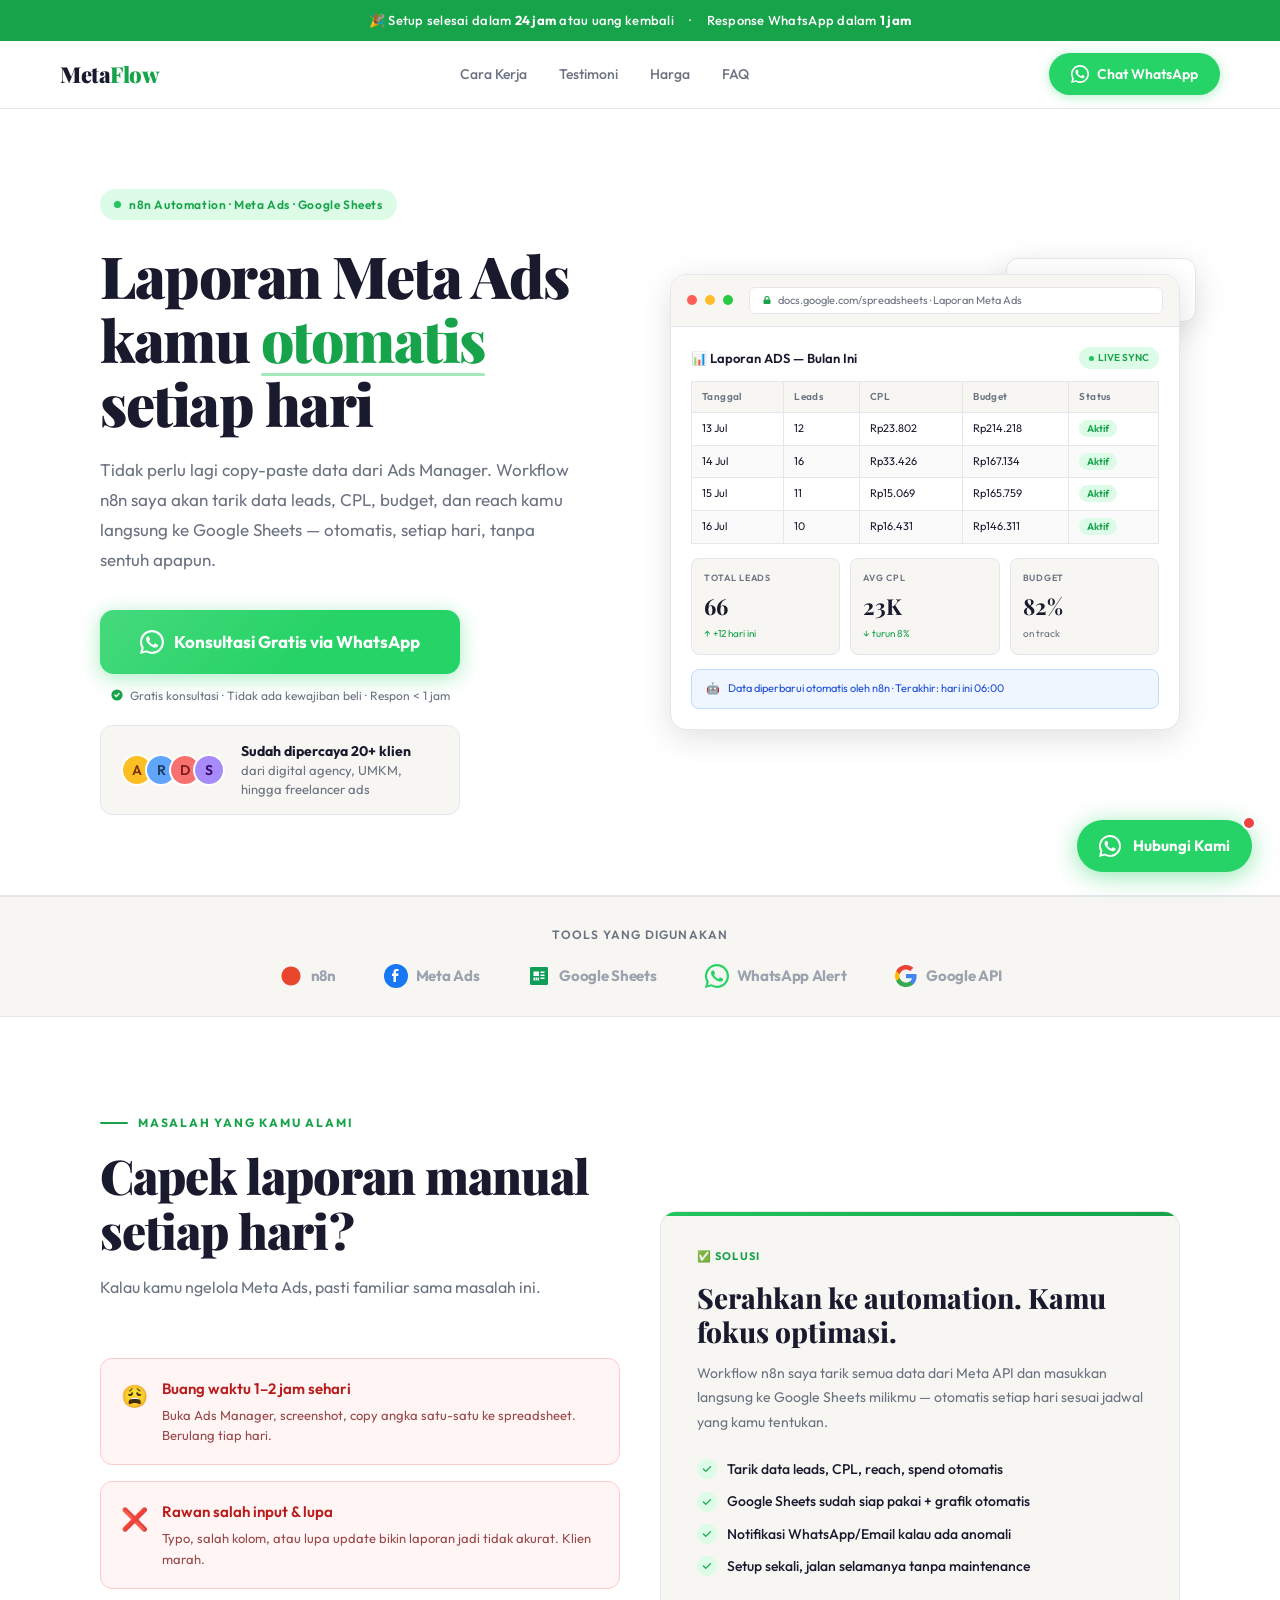
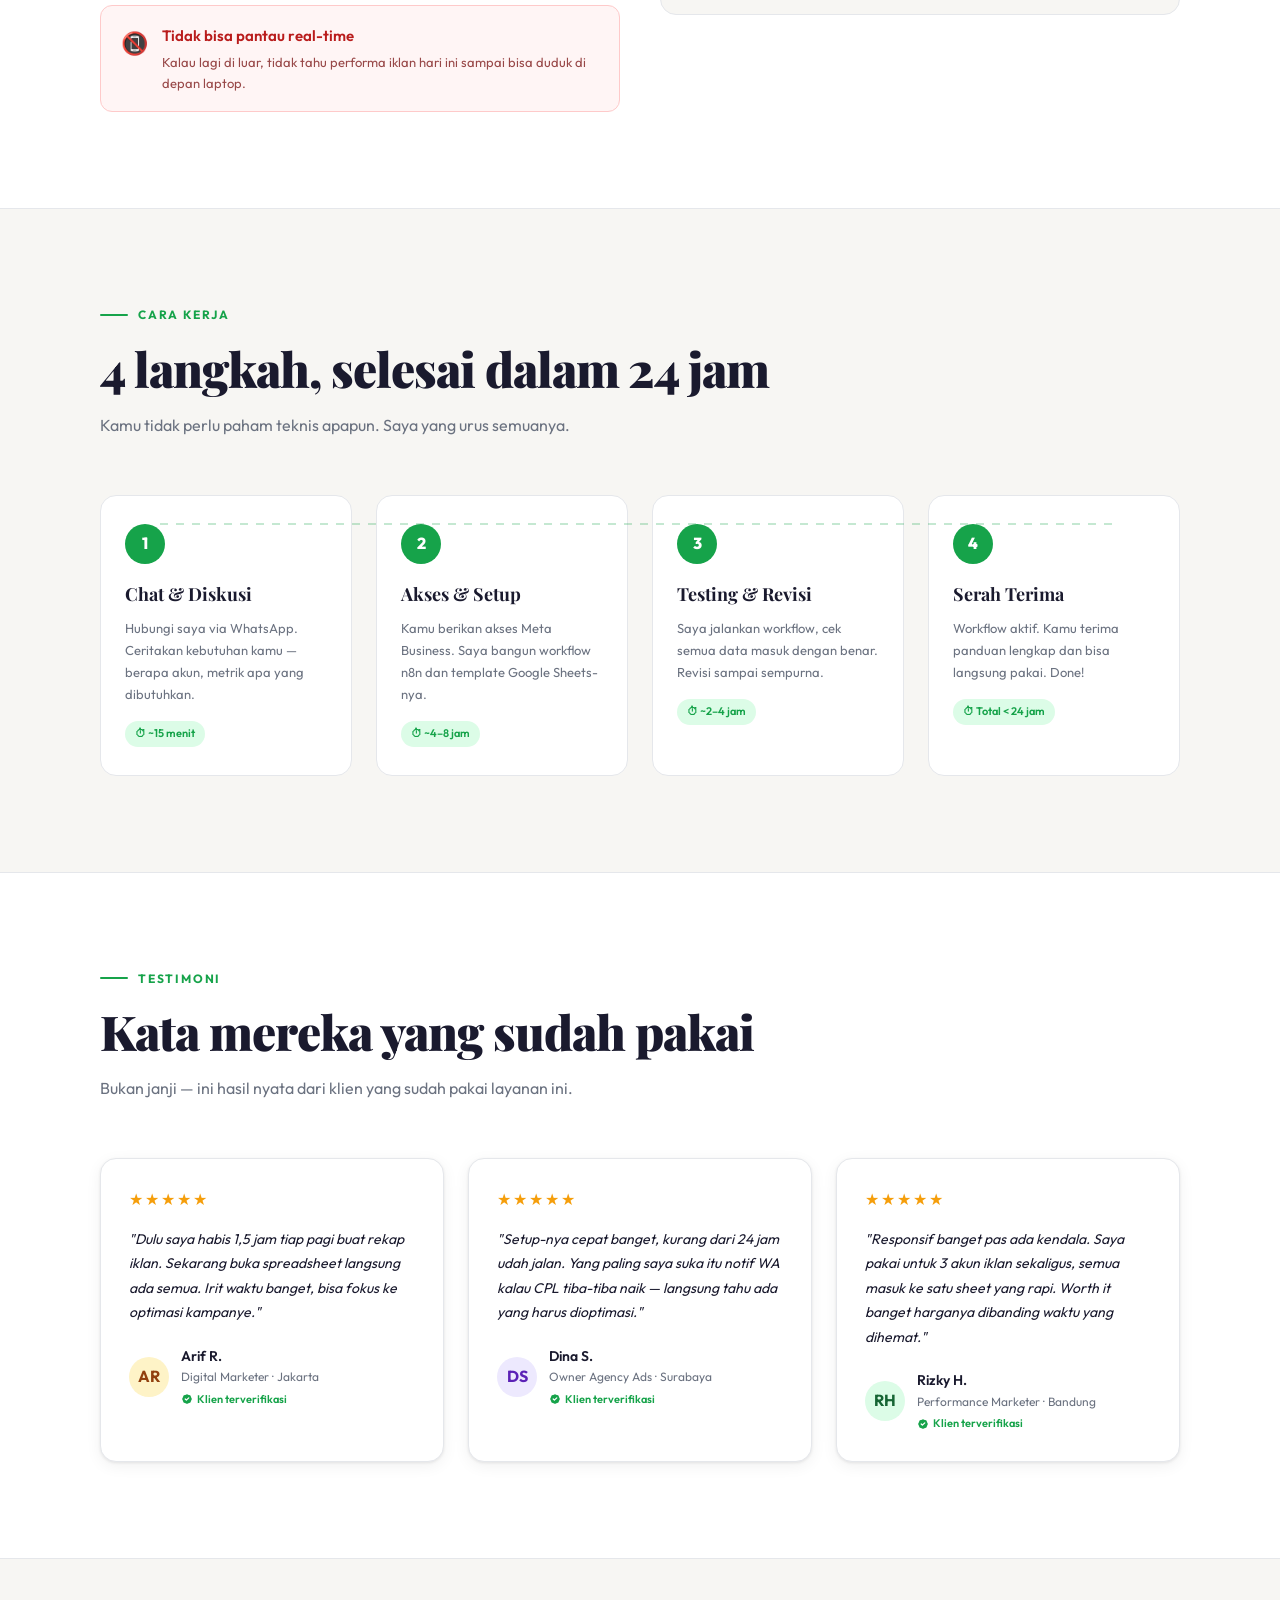
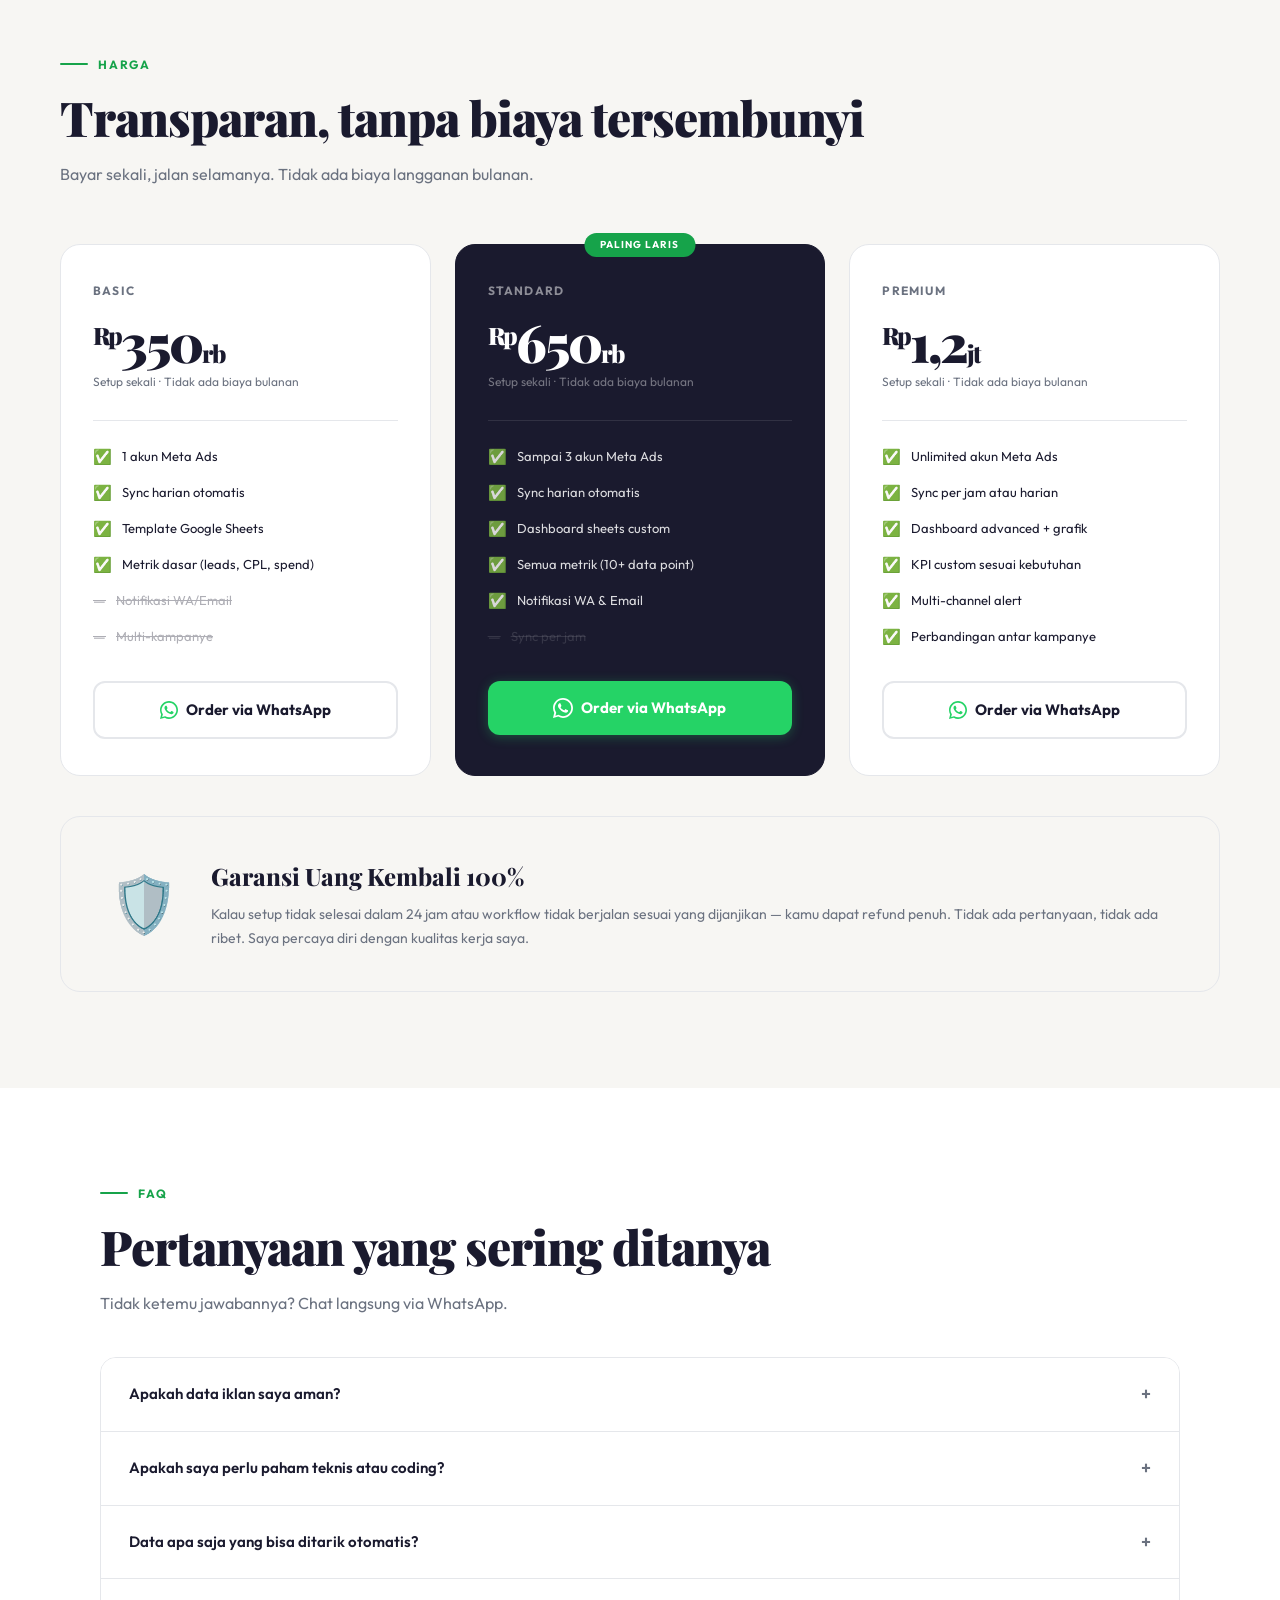
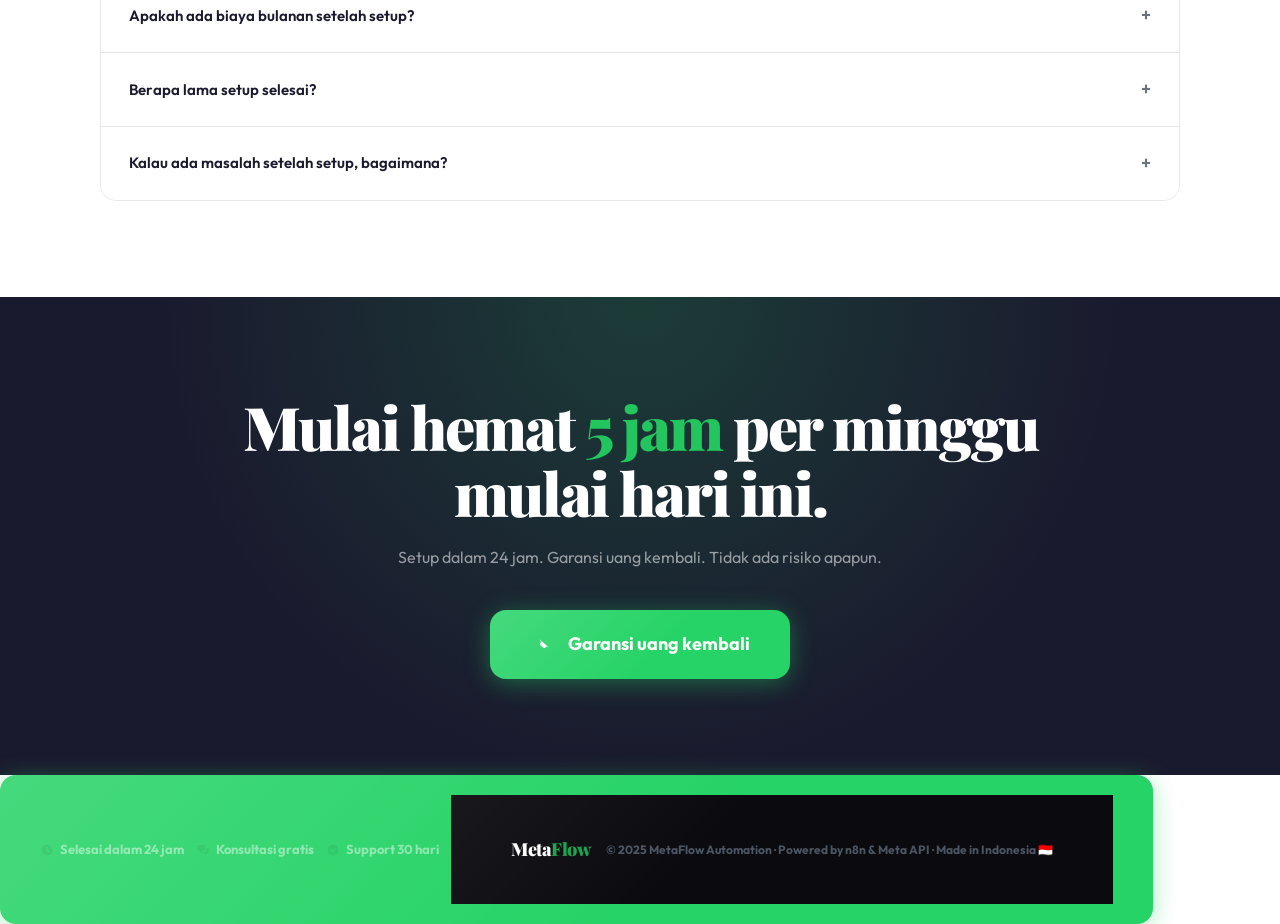
<file: LP_Laporan_Otomatis_Meta_Ads.html>
<!DOCTYPE html>
<html lang="en">
<head>
<meta charset="UTF-8">
<meta name="viewport" content="width=device-width, initial-scale=1.0">
<title>MetaFlow — Auto Meta Ads Reporting to Google Sheets</title>
<link href="https://fonts.googleapis.com/css2?family=Playfair+Display:wght@700;800;900&family=Outfit:wght@300;400;500;600&display=swap" rel="stylesheet">
<link rel="stylesheet" href="style.css">
</head>
<body>

<!-- Topbar -->
<div class="topbar">
  🎉 Setup selesai dalam <strong>24 jam</strong> atau uang kembali
  <span>·</span>
  Response WhatsApp dalam <strong>1 jam</strong>
</div>

<!-- Nav -->
<nav>
  <div class="logo">Meta<em>Flow</em></div>
  <div class="nav-links">
    <a href="#how">Cara Kerja</a>
    <a href="#testi">Testimoni</a>
    <a href="#pricing">Harga</a>
    <a href="#faq">FAQ</a>
  </div>
  <a href="https://wa.me/6285136523690?text=Halo%20min,%20saya%20tertarik%20dengan%20layanan%20laporan%20meta%20Ads%20otomatis" class="nav-wa" target="_blank">
    <svg viewBox="0 0 24 24" fill="currentColor"><path d="M17.472 14.382c-.297-.149-1.758-.867-2.03-.967-.273-.099-.471-.148-.67.15-.197.297-.767.966-.94 1.164-.173.199-.347.223-.644.075-.297-.15-1.255-.463-2.39-1.475-.883-.788-1.48-1.761-1.653-2.059-.173-.297-.018-.458.13-.606.134-.133.298-.347.446-.52.149-.174.198-.298.298-.497.099-.198.05-.371-.025-.52-.075-.149-.669-1.612-.916-2.207-.242-.579-.487-.5-.669-.51-.173-.008-.371-.01-.57-.01-.198 0-.52.074-.792.372-.272.297-1.04 1.016-1.04 2.479 0 1.462 1.065 2.875 1.213 3.074.149.198 2.096 3.2 5.077 4.487.709.306 1.262.489 1.694.625.712.227 1.36.195 1.871.118.571-.085 1.758-.719 2.006-1.413.248-.694.248-1.289.173-1.413-.074-.124-.272-.198-.57-.347z"/><path d="M12 0C5.373 0 0 5.373 0 12c0 2.122.552 4.112 1.516 5.842L0 24l6.335-1.652A11.954 11.954 0 0012 24c6.627 0 12-5.373 12-12S18.627 0 12 0zm0 21.818a9.818 9.818 0 01-5.002-1.366l-.358-.214-3.76.98.999-3.645-.234-.374A9.818 9.818 0 0112 2.182c5.42 0 9.818 4.398 9.818 9.818 0 5.421-4.398 9.818-9.818 9.818z"/></svg>
    Chat WhatsApp
  </a>
</nav>

<!-- HERO -->
<div style="border-bottom:1px solid var(--border)">
<div class="hero">
  <!-- Left -->
  <div>
    <div class="hero-eyebrow">n8n Automation · Meta Ads · Google Sheets</div>
    <h1>Laporan Meta Ads kamu <mark>otomatis</mark> setiap hari</h1>
    <p class="hero-desc">
      Tidak perlu lagi copy-paste data dari Ads Manager. Workflow n8n saya akan tarik data leads, CPL, budget, dan reach kamu langsung ke Google Sheets — otomatis, setiap hari, tanpa sentuh apapun.
    </p>
    <div class="hero-ctas">
      <a href="https://wa.me/6285136523690?text=Halo%20min,%20saya%20tertarik%20dengan%20layanan%20laporan%20meta%20Ads%20otomatis" class="btn-wa-main" target="_blank">
        <svg viewBox="0 0 24 24" fill="currentColor"><path d="M17.472 14.382c-.297-.149-1.758-.867-2.03-.967-.273-.099-.471-.148-.67.15-.197.297-.767.966-.94 1.164-.173.199-.347.223-.644.075-.297-.15-1.255-.463-2.39-1.475-.883-.788-1.48-1.761-1.653-2.059-.173-.297-.018-.458.13-.606.134-.133.298-.347.446-.52.149-.174.198-.298.298-.497.099-.198.05-.371-.025-.52-.075-.149-.669-1.612-.916-2.207-.242-.579-.487-.5-.669-.51-.173-.008-.371-.01-.57-.01-.198 0-.52.074-.792.372-.272.297-1.04 1.016-1.04 2.479 0 1.462 1.065 2.875 1.213 3.074.149.198 2.096 3.2 5.077 4.487.709.306 1.262.489 1.694.625.712.227 1.36.195 1.871.118.571-.085 1.758-.719 2.006-1.413.248-.694.248-1.289.173-1.413-.074-.124-.272-.198-.57-.347z"/><path d="M12 0C5.373 0 0 5.373 0 12c0 2.122.552 4.112 1.516 5.842L0 24l6.335-1.652A11.954 11.954 0 0012 24c6.627 0 12-5.373 12-12S18.627 0 12 0zm0 21.818a9.818 9.818 0 01-5.002-1.366l-.358-.214-3.76.98.999-3.645-.234-.374A9.818 9.818 0 0112 2.182c5.42 0 9.818 4.398 9.818 9.818 0 5.421-4.398 9.818-9.818 9.818z"/></svg>
        Konsultasi Gratis via WhatsApp
      </a>
      <div class="btn-wa-sub">
        <svg viewBox="0 0 20 20" fill="currentColor"><path fill-rule="evenodd" d="M10 18a8 8 0 100-16 8 8 0 000 16zm3.707-9.293a1 1 0 00-1.414-1.414L9 10.586 7.707 9.293a1 1 0 00-1.414 1.414l2 2a1 1 0 001.414 0l4-4z" clip-rule="evenodd"/></svg>
        Gratis konsultasi · Tidak ada kewajiban beli · Respon &lt; 1 jam
      </div>
      <div class="hero-trust">
        <div class="trust-avatars">
          <div class="av av-1">A</div>
          <div class="av av-2">R</div>
          <div class="av av-3">D</div>
          <div class="av av-4">S</div>
        </div>
        <div class="trust-text">
          <strong>Sudah dipercaya 20+ klien</strong>
          dari digital agency, UMKM, hingga freelancer ads
        </div>
      </div>
    </div>
  </div>

  <!-- Right: Mockup -->
  <div class="hero-visual">
    <div class="badge-float" style="top:-16px;right:-16px">
      <div class="badge-float-icon">⚡</div>
      <div>
        <div style="font-size:13px;font-weight:700;color:var(--ink)">Auto-Sync</div>
        <div class="badge-float-text">Jalan tiap hari otomatis</div>
      </div>
    </div>
    <div class="mockup-wrap">
      <div class="mockup-bar">
        <div class="dot dot-r"></div>
        <div class="dot dot-y"></div>
        <div class="dot dot-g"></div>
        <div class="mockup-url">
          <svg viewBox="0 0 20 20" fill="currentColor"><path fill-rule="evenodd" d="M5 9V7a5 5 0 0110 0v2a2 2 0 012 2v5a2 2 0 01-2 2H5a2 2 0 01-2-2v-5a2 2 0 012-2zm8-2v2H7V7a3 3 0 016 0z" clip-rule="evenodd"/></svg>
          docs.google.com/spreadsheets · Laporan Meta Ads
        </div>
      </div>
      <div class="sheet-mock">
        <div class="sheet-title">
          📊 Laporan ADS — Bulan Ini
          <span class="sheet-live">LIVE SYNC</span>
        </div>
        <table class="sheet-table">
          <thead>
            <tr>
              <th>Tanggal</th><th>Leads</th><th>CPL</th><th>Budget</th><th>Status</th>
            </tr>
          </thead>
          <tbody>
            <tr><td>13 Jul</td><td>12</td><td>Rp23.802</td><td>Rp214.218</td><td><span class="chip-aktif">Aktif</span></td></tr>
            <tr><td>14 Jul</td><td>16</td><td>Rp33.426</td><td>Rp167.134</td><td><span class="chip-aktif">Aktif</span></td></tr>
            <tr><td>15 Jul</td><td>11</td><td>Rp15.069</td><td>Rp165.759</td><td><span class="chip-aktif">Aktif</span></td></tr>
            <tr><td>16 Jul</td><td>10</td><td>Rp16.431</td><td>Rp146.311</td><td><span class="chip-aktif">Aktif</span></td></tr>
          </tbody>
        </table>
        <div class="kpi-row">
          <div class="kpi-box">
            <div class="kpi-label">TOTAL LEADS</div>
            <div class="kpi-val">66</div>
            <div class="kpi-change up">↑ +12 hari ini</div>
          </div>
          <div class="kpi-box">
            <div class="kpi-label">AVG CPL</div>
            <div class="kpi-val">23K</div>
            <div class="kpi-change up">↓ turun 8%</div>
          </div>
          <div class="kpi-box">
            <div class="kpi-label">BUDGET</div>
            <div class="kpi-val">82%</div>
            <div class="kpi-change" style="color:var(--muted)">on track</div>
          </div>
        </div>
        <div class="auto-note">
          <span>🤖</span>
          <span>Data diperbarui otomatis oleh n8n · Terakhir: hari ini 06:00</span>
        </div>
      </div>
    </div>
  </div>
</div>
</div>

<!-- LOGOS -->
<div class="logos-section">
  <div class="logos-label">TOOLS YANG DIGUNAKAN</div>
  <div class="logos-row">
    <div class="logo-item">
      <svg viewBox="0 0 24 24" fill="#e8452c"><path d="M21.5 12c0 5.25-4.25 9.5-9.5 9.5S2.5 17.25 2.5 12 6.75 2.5 12 2.5 21.5 6.75 21.5 12z"/></svg>
      n8n
    </div>
    <div class="logo-item">
      <svg viewBox="0 0 24 24" fill="#1877f2"><rect width="24" height="24" rx="12" fill="#1877f2"/><path d="M14.5 7h-1.8C12.1 7 12 7.4 12 8v1.5h2.5l-.3 2.5H12V18h-2.5v-6H8V9.5h1.5V7.8C9.5 6 10.6 5 12.3 5c.8 0 2.2.1 2.2.1V7z" fill="white"/></svg>
      Meta Ads
    </div>
    <div class="logo-item">
      <svg viewBox="0 0 24 24"><path fill="#0f9d58" d="M19.86 3H4.14A1.14 1.14 0 003 4.14v15.72A1.14 1.14 0 004.14 21h15.72A1.14 1.14 0 0021 19.86V4.14A1.14 1.14 0 0019.86 3z"/><path fill="white" d="M13.5 7.5h4v1.5h-4zm0 3h4v1.5h-4zm0 3h4v1.5h-4zM6.5 7.5h5.5v4.5H6.5zm0 6h1.5v3H6.5zm2 0h1.5v3H8.5zm2 0h1.5v3h-1.5z"/></svg>
      Google Sheets
    </div>
    <div class="logo-item">
      <svg viewBox="0 0 24 24" fill="#25D366"><path d="M17.472 14.382c-.297-.149-1.758-.867-2.03-.967-.273-.099-.471-.148-.67.15-.197.297-.767.966-.94 1.164-.173.199-.347.223-.644.075-.297-.15-1.255-.463-2.39-1.475-.883-.788-1.48-1.761-1.653-2.059-.173-.297-.018-.458.13-.606.134-.133.298-.347.446-.52.149-.174.198-.298.298-.497.099-.198.05-.371-.025-.52-.075-.149-.669-1.612-.916-2.207-.242-.579-.487-.5-.669-.51-.173-.008-.371-.01-.57-.01-.198 0-.52.074-.792.372-.272.297-1.04 1.016-1.04 2.479 0 1.462 1.065 2.875 1.213 3.074.149.198 2.096 3.2 5.077 4.487.709.306 1.262.489 1.694.625.712.227 1.36.195 1.871.118.571-.085 1.758-.719 2.006-1.413.248-.694.248-1.289.173-1.413-.074-.124-.272-.198-.57-.347z"/><path d="M12 0C5.373 0 0 5.373 0 12c0 2.122.552 4.112 1.516 5.842L0 24l6.335-1.652A11.954 11.954 0 0012 24c6.627 0 12-5.373 12-12S18.627 0 12 0zm0 21.818a9.818 9.818 0 01-5.002-1.366l-.358-.214-3.76.98.999-3.645-.234-.374A9.818 9.818 0 0112 2.182c5.42 0 9.818 4.398 9.818 9.818 0 5.421-4.398 9.818-9.818 9.818z"/></svg>
      WhatsApp Alert
    </div>
    <div class="logo-item">
      <svg viewBox="0 0 24 24" fill="#4285f4"><path d="M22.56 12.25c0-.78-.07-1.53-.2-2.25H12v4.26h5.92c-.26 1.37-1.04 2.53-2.21 3.31v2.77h3.57c2.08-1.92 3.28-4.74 3.28-8.09z"/><path fill="#34a853" d="M12 23c2.97 0 5.46-.98 7.28-2.66l-3.57-2.77c-.98.66-2.23 1.06-3.71 1.06-2.86 0-5.29-1.93-6.16-4.53H2.18v2.84C3.99 20.53 7.7 23 12 23z"/><path fill="#fbbc05" d="M5.84 14.09c-.22-.66-.35-1.36-.35-2.09s.13-1.43.35-2.09V7.07H2.18C1.43 8.55 1 10.22 1 12s.43 3.45 1.18 4.93l2.85-2.22.81-.62z"/><path fill="#ea4335" d="M12 5.38c1.62 0 3.06.56 4.21 1.64l3.15-3.15C17.45 2.09 14.97 1 12 1 7.7 1 3.99 3.47 2.18 7.07l3.66 2.84c.87-2.6 3.3-4.53 6.16-4.53z"/></svg>
      Google API
    </div>
  </div>
</div>

<!-- PROBLEM / SOLUTION -->
<section id="problem">
  <div class="problem-grid">
    <div>
      <div class="section-super">MASALAH YANG KAMU ALAMI</div>
      <h2 class="section-h2">Capek laporan manual setiap hari?</h2>
      <p class="section-sub">Kalau kamu ngelola Meta Ads, pasti familiar sama masalah ini.</p>
      <div class="problem-list reveal">
        <div class="problem-item">
          <div class="problem-icon">😩</div>
          <div class="problem-text">
            <strong>Buang waktu 1–2 jam sehari</strong>
            <p>Buka Ads Manager, screenshot, copy angka satu-satu ke spreadsheet. Berulang tiap hari.</p>
          </div>
        </div>
        <div class="problem-item">
          <div class="problem-icon">❌</div>
          <div class="problem-text">
            <strong>Rawan salah input & lupa</strong>
            <p>Typo, salah kolom, atau lupa update bikin laporan jadi tidak akurat. Klien marah.</p>
          </div>
        </div>
        <div class="problem-item">
          <div class="problem-icon">📵</div>
          <div class="problem-text">
            <strong>Tidak bisa pantau real-time</strong>
            <p>Kalau lagi di luar, tidak tahu performa iklan hari ini sampai bisa duduk di depan laptop.</p>
          </div>
        </div>
      </div>
    </div>
    <div class="solution-card reveal">
      <div class="solution-tag">✅ SOLUSI</div>
      <div class="solution-h">Serahkan ke automation. Kamu fokus optimasi.</div>
      <p class="solution-p">Workflow n8n saya tarik semua data dari Meta API dan masukkan langsung ke Google Sheets milikmu — otomatis setiap hari sesuai jadwal yang kamu tentukan.</p>
      <div class="solution-features">
        <div class="sf-item">
          <div class="sf-check"><svg viewBox="0 0 20 20" fill="currentColor"><path fill-rule="evenodd" d="M16.707 5.293a1 1 0 010 1.414l-8 8a1 1 0 01-1.414 0l-4-4a1 1 0 011.414-1.414L8 12.586l7.293-7.293a1 1 0 011.414 0z" clip-rule="evenodd"/></svg></div>
          Tarik data leads, CPL, reach, spend otomatis
        </div>
        <div class="sf-item">
          <div class="sf-check"><svg viewBox="0 0 20 20" fill="currentColor"><path fill-rule="evenodd" d="M16.707 5.293a1 1 0 010 1.414l-8 8a1 1 0 01-1.414 0l-4-4a1 1 0 011.414-1.414L8 12.586l7.293-7.293a1 1 0 011.414 0z" clip-rule="evenodd"/></svg></div>
          Google Sheets sudah siap pakai + grafik otomatis
        </div>
        <div class="sf-item">
          <div class="sf-check"><svg viewBox="0 0 20 20" fill="currentColor"><path fill-rule="evenodd" d="M16.707 5.293a1 1 0 010 1.414l-8 8a1 1 0 01-1.414 0l-4-4a1 1 0 011.414-1.414L8 12.586l7.293-7.293a1 1 0 011.414 0z" clip-rule="evenodd"/></svg></div>
          Notifikasi WhatsApp/Email kalau ada anomali
        </div>
        <div class="sf-item">
          <div class="sf-check"><svg viewBox="0 0 20 20" fill="currentColor"><path fill-rule="evenodd" d="M16.707 5.293a1 1 0 010 1.414l-8 8a1 1 0 01-1.414 0l-4-4a1 1 0 011.414-1.414L8 12.586l7.293-7.293a1 1 0 011.414 0z" clip-rule="evenodd"/></svg></div>
          Setup sekali, jalan selamanya tanpa maintenance
        </div>
      </div>
    </div>
  </div>
</section>

<!-- HOW IT WORKS -->
<div class="how-section" id="how" style="padding: 96px 0">
  <div style="max-width:1200px;margin:0 auto;padding:0 60px">
    <div class="section-super">CARA KERJA</div>
    <h2 class="section-h2">4 langkah, selesai dalam 24 jam</h2>
    <p class="section-sub">Kamu tidak perlu paham teknis apapun. Saya yang urus semuanya.</p>
    <div class="how-steps reveal">
      <div class="how-step">
        <div class="step-badge">1</div>
        <h3>Chat & Diskusi</h3>
        <p>Hubungi saya via WhatsApp. Ceritakan kebutuhan kamu — berapa akun, metrik apa yang dibutuhkan.</p>
        <div class="step-time">⏱ ~15 menit</div>
      </div>
      <div class="how-step">
        <div class="step-badge">2</div>
        <h3>Akses & Setup</h3>
        <p>Kamu berikan akses Meta Business. Saya bangun workflow n8n dan template Google Sheets-nya.</p>
        <div class="step-time">⏱ ~4–8 jam</div>
      </div>
      <div class="how-step">
        <div class="step-badge">3</div>
        <h3>Testing & Revisi</h3>
        <p>Saya jalankan workflow, cek semua data masuk dengan benar. Revisi sampai sempurna.</p>
        <div class="step-time">⏱ ~2–4 jam</div>
      </div>
      <div class="how-step">
        <div class="step-badge">4</div>
        <h3>Serah Terima</h3>
        <p>Workflow aktif. Kamu terima panduan lengkap dan bisa langsung pakai. Done!</p>
        <div class="step-time">⏱ Total &lt; 24 jam</div>
      </div>
    </div>
  </div>
</div>

<!-- TESTIMONIALS -->
<section id="testi">
  <div class="section-super">TESTIMONI</div>
  <h2 class="section-h2">Kata mereka yang sudah pakai</h2>
  <p class="section-sub">Bukan janji — ini hasil nyata dari klien yang sudah pakai layanan ini.</p>
  <div class="testi-grid reveal">
    <div class="testi-card">
      <div class="stars">★★★★★</div>
      <p class="testi-text">"Dulu saya habis 1,5 jam tiap pagi buat rekap iklan. Sekarang buka spreadsheet langsung ada semua. Irit waktu banget, bisa fokus ke optimasi kampanye."</p>
      <div class="testi-author">
        <div class="testi-av" style="background:#fef3c7;color:#92400e">AR</div>
        <div>
          <div class="testi-name">Arif R.</div>
          <div class="testi-role">Digital Marketer · Jakarta</div>
          <div class="verified">
            <svg viewBox="0 0 20 20" fill="currentColor"><path fill-rule="evenodd" d="M6.267 3.455a3.066 3.066 0 001.745-.723 3.066 3.066 0 013.976 0 3.066 3.066 0 001.745.723 3.066 3.066 0 012.812 2.812c.051.643.304 1.254.723 1.745a3.066 3.066 0 010 3.976 3.066 3.066 0 00-.723 1.745 3.066 3.066 0 01-2.812 2.812 3.066 3.066 0 00-1.745.723 3.066 3.066 0 01-3.976 0 3.066 3.066 0 00-1.745-.723 3.066 3.066 0 01-2.812-2.812 3.066 3.066 0 00-.723-1.745 3.066 3.066 0 010-3.976 3.066 3.066 0 00.723-1.745 3.066 3.066 0 012.812-2.812zm7.44 5.252a1 1 0 00-1.414-1.414L9 10.586 7.707 9.293a1 1 0 00-1.414 1.414l2 2a1 1 0 001.414 0l4-4z" clip-rule="evenodd"/></svg>
            Klien terverifikasi
          </div>
        </div>
      </div>
    </div>
    <div class="testi-card">
      <div class="stars">★★★★★</div>
      <p class="testi-text">"Setup-nya cepat banget, kurang dari 24 jam udah jalan. Yang paling saya suka itu notif WA kalau CPL tiba-tiba naik — langsung tahu ada yang harus dioptimasi."</p>
      <div class="testi-author">
        <div class="testi-av" style="background:#ede9fe;color:#5b21b6">DS</div>
        <div>
          <div class="testi-name">Dina S.</div>
          <div class="testi-role">Owner Agency Ads · Surabaya</div>
          <div class="verified">
            <svg viewBox="0 0 20 20" fill="currentColor"><path fill-rule="evenodd" d="M6.267 3.455a3.066 3.066 0 001.745-.723 3.066 3.066 0 013.976 0 3.066 3.066 0 001.745.723 3.066 3.066 0 012.812 2.812c.051.643.304 1.254.723 1.745a3.066 3.066 0 010 3.976 3.066 3.066 0 00-.723 1.745 3.066 3.066 0 01-2.812 2.812 3.066 3.066 0 00-1.745.723 3.066 3.066 0 01-3.976 0 3.066 3.066 0 00-1.745-.723 3.066 3.066 0 01-2.812-2.812 3.066 3.066 0 00-.723-1.745 3.066 3.066 0 010-3.976 3.066 3.066 0 00.723-1.745 3.066 3.066 0 012.812-2.812zm7.44 5.252a1 1 0 00-1.414-1.414L9 10.586 7.707 9.293a1 1 0 00-1.414 1.414l2 2a1 1 0 001.414 0l4-4z" clip-rule="evenodd"/></svg>
            Klien terverifikasi
          </div>
        </div>
      </div>
    </div>
    <div class="testi-card">
      <div class="stars">★★★★★</div>
      <p class="testi-text">"Responsif banget pas ada kendala. Saya pakai untuk 3 akun iklan sekaligus, semua masuk ke satu sheet yang rapi. Worth it banget harganya dibanding waktu yang dihemat."</p>
      <div class="testi-author">
        <div class="testi-av" style="background:#dcfce7;color:#166534">RH</div>
        <div>
          <div class="testi-name">Rizky H.</div>
          <div class="testi-role">Performance Marketer · Bandung</div>
          <div class="verified">
            <svg viewBox="0 0 20 20" fill="currentColor"><path fill-rule="evenodd" d="M6.267 3.455a3.066 3.066 0 001.745-.723 3.066 3.066 0 013.976 0 3.066 3.066 0 001.745.723 3.066 3.066 0 012.812 2.812c.051.643.304 1.254.723 1.745a3.066 3.066 0 010 3.976 3.066 3.066 0 00-.723 1.745 3.066 3.066 0 01-2.812 2.812 3.066 3.066 0 00-1.745.723 3.066 3.066 0 01-3.976 0 3.066 3.066 0 00-1.745-.723 3.066 3.066 0 01-2.812-2.812 3.066 3.066 0 00-.723-1.745 3.066 3.066 0 010-3.976 3.066 3.066 0 00.723-1.745 3.066 3.066 0 012.812-2.812zm7.44 5.252a1 1 0 00-1.414-1.414L9 10.586 7.707 9.293a1 1 0 00-1.414 1.414l2 2a1 1 0 001.414 0l4-4z" clip-rule="evenodd"/></svg>
            Klien terverifikasi
          </div>
        </div>
      </div>
    </div>
  </div>
</section>

<!-- PRICING -->
<section id="pricing" style="background:var(--off);max-width:100%;padding:96px 60px;border-top:1px solid var(--border)">
<div style="max-width:1200px;margin:0 auto">
  <div class="section-super">HARGA</div>
  <h2 class="section-h2">Transparan, tanpa biaya tersembunyi</h2>
  <p class="section-sub">Bayar sekali, jalan selamanya. Tidak ada biaya langganan bulanan.</p>
  <div class="pricing-grid reveal">
    <div class="price-card">
      <div class="price-tier">BASIC</div>
      <div class="price-num"><span class="price-sup">Rp</span>350<span style="font-size:24px">rb</span></div>
      <div class="price-note">Setup sekali · Tidak ada biaya bulanan</div>
      <div class="price-sep"></div>
      <div class="feat-list">
        <div class="feat-item"><span class="feat-icon">✅</span> 1 akun Meta Ads</div>
        <div class="feat-item"><span class="feat-icon">✅</span> Sync harian otomatis</div>
        <div class="feat-item"><span class="feat-icon">✅</span> Template Google Sheets</div>
        <div class="feat-item"><span class="feat-icon">✅</span> Metrik dasar (leads, CPL, spend)</div>
        <div class="feat-item off"><span class="feat-icon">—</span> Notifikasi WA/Email</div>
        <div class="feat-item off"><span class="feat-icon">—</span> Multi-kampanye</div>
      </div>
      <a href="https://wa.me/6285136523690?text=Halo%20min,%20saya%20mau%20order%20paket%20Basic%20Meta%20Ads%20Automation" class="btn-order btn-order-outline" target="_blank">
        <svg viewBox="0 0 24 24" fill="currentColor" style="width:18px;height:18px;color:var(--wa)"><path d="M17.472 14.382c-.297-.149-1.758-.867-2.03-.967-.273-.099-.471-.148-.67.15-.197.297-.767.966-.94 1.164-.173.199-.347.223-.644.075-.297-.15-1.255-.463-2.39-1.475-.883-.788-1.48-1.761-1.653-2.059-.173-.297-.018-.458.13-.606.134-.133.298-.347.446-.52.149-.174.198-.298.298-.497.099-.198.05-.371-.025-.52-.075-.149-.669-1.612-.916-2.207-.242-.579-.487-.5-.669-.51-.173-.008-.371-.01-.57-.01-.198 0-.52.074-.792.372-.272.297-1.04 1.016-1.04 2.479 0 1.462 1.065 2.875 1.213 3.074.149.198 2.096 3.2 5.077 4.487.709.306 1.262.489 1.694.625.712.227 1.36.195 1.871.118.571-.085 1.758-.719 2.006-1.413.248-.694.248-1.289.173-1.413-.074-.124-.272-.198-.57-.347z"/><path d="M12 0C5.373 0 0 5.373 0 12c0 2.122.552 4.112 1.516 5.842L0 24l6.335-1.652A11.954 11.954 0 0012 24c6.627 0 12-5.373 12-12S18.627 0 12 0zm0 21.818a9.818 9.818 0 01-5.002-1.366l-.358-.214-3.76.98.999-3.645-.234-.374A9.818 9.818 0 0112 2.182c5.42 0 9.818 4.398 9.818 9.818 0 5.421-4.398 9.818-9.818 9.818z"/></svg>
        Order via WhatsApp
      </a>
    </div>

    <div class="price-card featured">
      <div class="pop-tag">PALING LARIS</div>
      <div class="price-tier">STANDARD</div>
      <div class="price-num"><span class="price-sup">Rp</span>650<span style="font-size:24px">rb</span></div>
      <div class="price-note">Setup sekali · Tidak ada biaya bulanan</div>
      <div class="price-sep"></div>
      <div class="feat-list" style="color:rgba(255,255,255,0.85)">
        <div class="feat-item"><span class="feat-icon">✅</span> Sampai 3 akun Meta Ads</div>
        <div class="feat-item"><span class="feat-icon">✅</span> Sync harian otomatis</div>
        <div class="feat-item"><span class="feat-icon">✅</span> Dashboard sheets custom</div>
        <div class="feat-item"><span class="feat-icon">✅</span> Semua metrik (10+ data point)</div>
        <div class="feat-item"><span class="feat-icon">✅</span> Notifikasi WA & Email</div>
        <div class="feat-item off" style="color:rgba(255,255,255,0.35)"><span class="feat-icon">—</span> Sync per jam</div>
      </div>
      <a href="https://wa.me/6285136523690?text=Halo%2C%20saya%20mau%20order%20paket%20Standard%20Meta%20Ads%20Automation" class="btn-order btn-order-wa" target="_blank">
        <svg viewBox="0 0 24 24" fill="currentColor"><path d="M17.472 14.382c-.297-.149-1.758-.867-2.03-.967-.273-.099-.471-.148-.67.15-.197.297-.767.966-.94 1.164-.173.199-.347.223-.644.075-.297-.15-1.255-.463-2.39-1.475-.883-.788-1.48-1.761-1.653-2.059-.173-.297-.018-.458.13-.606.134-.133.298-.347.446-.52.149-.174.198-.298.298-.497.099-.198.05-.371-.025-.52-.075-.149-.669-1.612-.916-2.207-.242-.579-.487-.5-.669-.51-.173-.008-.371-.01-.57-.01-.198 0-.52.074-.792.372-.272.297-1.04 1.016-1.04 2.479 0 1.462 1.065 2.875 1.213 3.074.149.198 2.096 3.2 5.077 4.487.709.306 1.262.489 1.694.625.712.227 1.36.195 1.871.118.571-.085 1.758-.719 2.006-1.413.248-.694.248-1.289.173-1.413-.074-.124-.272-.198-.57-.347z"/><path d="M12 0C5.373 0 0 5.373 0 12c0 2.122.552 4.112 1.516 5.842L0 24l6.335-1.652A11.954 11.954 0 0012 24c6.627 0 12-5.373 12-12S18.627 0 12 0zm0 21.818a9.818 9.818 0 01-5.002-1.366l-.358-.214-3.76.98.999-3.645-.234-.374A9.818 9.818 0 0112 2.182c5.42 0 9.818 4.398 9.818 9.818 0 5.421-4.398 9.818-9.818 9.818z"/></svg>
        Order via WhatsApp
      </a>
    </div>

    <div class="price-card">
      <div class="price-tier">PREMIUM</div>
      <div class="price-num"><span class="price-sup">Rp</span>1,2<span style="font-size:24px">jt</span></div>
      <div class="price-note">Setup sekali · Tidak ada biaya bulanan</div>
      <div class="price-sep"></div>
      <div class="feat-list">
        <div class="feat-item"><span class="feat-icon">✅</span> Unlimited akun Meta Ads</div>
        <div class="feat-item"><span class="feat-icon">✅</span> Sync per jam atau harian</div>
        <div class="feat-item"><span class="feat-icon">✅</span> Dashboard advanced + grafik</div>
        <div class="feat-item"><span class="feat-icon">✅</span> KPI custom sesuai kebutuhan</div>
        <div class="feat-item"><span class="feat-icon">✅</span> Multi-channel alert</div>
        <div class="feat-item"><span class="feat-icon">✅</span> Perbandingan antar kampanye</div>
      </div>
      <a href="https://wa.me/6285136523690?text=Halo%2C%20saya%20mau%20order%20paket%20Premium%20Meta%20Ads%20Automation" class="btn-order btn-order-outline" target="_blank">
        <svg viewBox="0 0 24 24" fill="currentColor" style="width:18px;height:18px;color:var(--wa)"><path d="M17.472 14.382c-.297-.149-1.758-.867-2.03-.967-.273-.099-.471-.148-.67.15-.197.297-.767.966-.94 1.164-.173.199-.347.223-.644.075-.297-.15-1.255-.463-2.39-1.475-.883-.788-1.48-1.761-1.653-2.059-.173-.297-.018-.458.13-.606.134-.133.298-.347.446-.52.149-.174.198-.298.298-.497.099-.198.05-.371-.025-.52-.075-.149-.669-1.612-.916-2.207-.242-.579-.487-.5-.669-.51-.173-.008-.371-.01-.57-.01-.198 0-.52.074-.792.372-.272.297-1.04 1.016-1.04 2.479 0 1.462 1.065 2.875 1.213 3.074.149.198 2.096 3.2 5.077 4.487.709.306 1.262.489 1.694.625.712.227 1.36.195 1.871.118.571-.085 1.758-.719 2.006-1.413.248-.694.248-1.289.173-1.413-.074-.124-.272-.198-.57-.347z"/><path d="M12 0C5.373 0 0 5.373 0 12c0 2.122.552 4.112 1.516 5.842L0 24l6.335-1.652A11.954 11.954 0 0012 24c6.627 0 12-5.373 12-12S18.627 0 12 0zm0 21.818a9.818 9.818 0 01-5.002-1.366l-.358-.214-3.76.98.999-3.645-.234-.374A9.818 9.818 0 0112 2.182c5.42 0 9.818 4.398 9.818 9.818 0 5.421-4.398 9.818-9.818 9.818z"/></svg>
        Order via WhatsApp
      </a>
    </div>
  </div>

  <div class="guarantee reveal">
    <div class="guarantee-icon">🛡️</div>
    <div>
      <h3>Garansi Uang Kembali 100%</h3>
      <p>Kalau setup tidak selesai dalam 24 jam atau workflow tidak berjalan sesuai yang dijanjikan — kamu dapat refund penuh. Tidak ada pertanyaan, tidak ada ribet. Saya percaya diri dengan kualitas kerja saya.</p>
    </div>
  </div>
</div>
</section>

<!-- FAQ -->
<section id="faq">
  <div class="section-super">FAQ</div>
  <h2 class="section-h2">Pertanyaan yang sering ditanya</h2>
  <p class="section-sub" style="margin-bottom:40px">Tidak ketemu jawabannya? Chat langsung via WhatsApp.</p>
  <div class="faq-list reveal">
    <div class="faq-item">
      <div class="faq-q">Apakah data iklan saya aman? <span class="faq-arrow">+</span></div>
      <div class="faq-a">Sangat aman. Data langsung masuk ke Google Sheets milik kamu sendiri — saya tidak menyimpan data apapun di server saya. Akses Meta Business yang kamu berikan juga bisa kamu cabut kapan saja setelah setup selesai.</div>
    </div>
    <div class="faq-item">
      <div class="faq-q">Apakah saya perlu paham teknis atau coding? <span class="faq-arrow">+</span></div>
      <div class="faq-a">Tidak perlu sama sekali. Kamu cukup berikan akses Meta Business dan Google Sheets, saya yang setup semuanya. Di akhir saya kasih panduan cara pakai dalam bahasa sederhana.</div>
    </div>
    <div class="faq-item">
      <div class="faq-q">Data apa saja yang bisa ditarik otomatis? <span class="faq-arrow">+</span></div>
      <div class="faq-a">Bisa hampir semua metrik dari Meta Ads: jumlah leads, CPL, reach, impressions, clicks, CTR, budget terpakai, cost per click, dan lainnya. Bisa disesuaikan sesuai kebutuhanmu.</div>
    </div>
    <div class="faq-item">
      <div class="faq-q">Apakah ada biaya bulanan setelah setup? <span class="faq-arrow">+</span></div>
      <div class="faq-a">Tidak ada. Bayar sekali, workflow jalan selamanya. Kamu hanya perlu menanggung biaya server/hosting n8n sendiri kalau mau self-hosted (opsional, ada panduan-nya), atau saya bisa bantu setup di cloud gratis dulu.</div>
    </div>
    <div class="faq-item">
      <div class="faq-q">Berapa lama setup selesai? <span class="faq-arrow">+</span></div>
      <div class="faq-a">Maksimal 24 jam setelah semua akses diberikan. Rata-rata klien sudah bisa pakai dalam 4–8 jam saja.</div>
    </div>
    <div class="faq-item">
      <div class="faq-q">Kalau ada masalah setelah setup, bagaimana? <span class="faq-arrow">+</span></div>
      <div class="faq-a">Saya berikan support gratis 30 hari setelah setup. Kalau ada error atau ada yang perlu disesuaikan, hubungi saya via WhatsApp dan saya perbaiki tanpa biaya tambahan.</div>
    </div>
  </div>
</section>

<!-- FINAL CTA -->
<div class="final-cta">
  <h2>Mulai hemat <span>5 jam</span> per minggu<br>mulai hari ini.</h2>
  <p>Setup dalam 24 jam. Garansi uang kembali. Tidak ada risiko apapun.</p>
  <a href="https://wa.me/6285136523690?text=Halo%2C%20saya%20tertarik%20dengan%20layanan%20laporan%20Meta%20Ads%20otomatis.%20Boleh%20konsultasi%20dulu%3F" class="final-btn" target="_blank">
    <svg viewBox="0 0 24 24" fill="currentColor"><path d="M17.472 14.382c-.297-.149-1.758-.867-2.03-.967-.273-.099-.471-.148-.67.15-.197.297-.767.966-.94 1.164-.173.199-.347.223-.644.075-.297-.15-1.255-.463-2.39-1.475-.883-.788-1.48-1.761-1.653-2.059-.173-.297-.018-.458.13-.606.134-.133.298-.347.446-.52.149-.174.198-.298.298-.497.099-.198.05-.371-.025-.52-.075-.149-.669-1.612-.916-2.207-.242-.579-.487-.5 -.669 -.5  - .  - .  - .  - .  - .  - .  - .  - .  - .
      <svg viewBox="0 0 20 20" fill="currentColor"><path fill-rule="evenodd" d="M2.166 4.999A11.954 11.954 0 0010 1.944 11.954 11.954 0 0017.834 5c.11.65.166 1.32.166 2.001 0 5.225-3.34 9.67-8 11.317C5.34 16.67 2 12.225 2 7c0-.682.057-1.35.166-2.001zm11.541 3.708a1 1 0 00-1.414-1.414L9 10.586 7.707 9.293a1 1 0 00-1.414 1.414l2 2a1 1 0 001.414 0l4-4z" clip-rule="evenodd"/></svg>
      Garansi uang kembali
    </div>
    <div class="fr-item">
      <svg viewBox="0 0 20 20" fill="currentColor"><path fill-rule="evenodd" d="M10 18a8 8 0 100-16 8 8 0 000 16zm1-12a1 1 0 10-2 0v4a1 1 0 00.293.707l2.828 2.829a1 1 0 101.415-1.415L11 9.586V6z" clip-rule="evenodd"/></svg>
      Selesai dalam 24 jam
    </div>
    <div class="fr-item">
      <svg viewBox="0 0 20 20" fill="currentColor"><path d="M2 5a2 2 0 012-2h7a2 2 0 012 2v4a2 2 0 01-2 2H9l-3 3v-3H4a2 2 0 01-2-2V5z"/><path d="M15 7v2a4 4 0 01-4 4H9.828l-1.766 1.767c.28.149.599.233.938.233h2l3 3v-3h2a2 2 0 002-2V9a2 2 0 00-2-2h-1z"/></svg>
      Konsultasi gratis
    </div>
    <div class="fr-item">
      <svg viewBox="0 0 20 20" fill="currentColor"><path fill-rule="evenodd" d="M6.267 3.455a3.066 3.066 0 001.745-.723 3.066 3.066 0 013.976 0 3.066 3.066 0 001.745.723 3.066 3.066 0 012.812 2.812c.051.643.304 1.254.723 1.745a3.066 3.066 0 010 3.976 3.066 3.066 0 00-.723 1.745 3.066 3.066 0 01-2.812 2.812 3.066 3.066 0 00-1.745.723 3.066 3.066 0 01-3.976 0 3.066 3.066 0 00-1.745-.723 3.066 3.066 0 01-2.812-2.812 3.066 3.066 0 00-.723-1.745 3.066 3.066 0 010-3.976 3.066 3.066 0 00.723-1.745 3.066 3.066 0 012.812-2.812zm7.44 5.252a1 1 0 00-1.414-1.414L9 10.586 7.707 9.293a1 1 0 00-1.414 1.414l2 2a1 1 0 001.414 0l4-4z" clip-rule="evenodd"/></svg>
      Support 30 hari
    </div>
  </div>
</div>

<!-- Footer -->
<footer>
  <div class="logo">Meta<em>Flow</em></div>
  <p>© 2025 MetaFlow Automation · Powered by n8n & Meta API · Made in Indonesia 🇮🇩</p>
</footer>

<!-- Floating WA Button -->
<a href="https://wa.me/6285136523690?text=Halo%20min,%20saya%20tertarik%20dengan%20layanan%20laporan%20Meta%20Ads%20otomatis" class="float-wa" target="_blank">
  <div class="float-wa-pulse"></div>
  <svg viewBox="0 0 24 24" fill="currentColor"><path d="M17.472 14.382c-.297-.149-1.758-.867-2.03-.967-.273-.099-.471-.148-.67.15-.197.297-.767.966-.94 1.164-.173.199-.347.223-.644.075-.297-.15-1.255-.463-2.39-1.475-.883-.788-1.48-1.761-1.653-2.059-.173-.297-.018-.458.13-.606.134-.133.298-.347.446-.52.149-.174.198-.298.298-.497.099-.198.05-.371-.025-.52-.075-.149-.669-1.612-.916-2.207-.242-.579-.487-.5-.669-.51-.173-.008-.371-.01-.57-.01-.198 0-.52.074-.792.372-.272.297-1.04 1.016-1.04 2.479 0 1.462 1.065 2.875 1.213 3.074.149.198 2.096 3.2 5.077 4.487.709.306 1.262.489 1.694.625.712.227 1.36.195 1.871.118.571-.085 1.758-.719 2.006-1.413.248-.694.248-1.289.173-1.413-.074-.124-.272-.198-.57-.347z"/><path d="M12 0C5.373 0 0 5.373 0 12c0 2.122.552 4.112 1.516 5.842L0 24l6.335-1.652A11.954 11.954 0 0012 24c6.627 0 12-5.373 12-12S18.627 0 12 0zm0 21.818a9.818 9.818 0 01-5.002-1.366l-.358-.214-3.76.98.999-3.645-.234-.374A9.818 9.818 0 0112 2.182c5.42 0 9.818 4.398 9.818 9.818 0 5.421-4.398 9.818-9.818 9.818z"/></svg>
  <span>Hubungi Kami</span>
</a>

<script>
// Scroll reveal
const observer = new IntersectionObserver((entries) => {
  entries.forEach((e, i) => {
    if (e.isIntersecting) {
      setTimeout(() => e.target.classList.add('visible'), i * 80);
    }
  });
}, { threshold: 0.08 });
document.querySelectorAll('.reveal').forEach(el => observer.observe(el));

// FAQ accordion
document.querySelectorAll('.faq-q').forEach(q => {
  q.addEventListener('click', () => {
    const item = q.parentElement;
    const isOpen = item.classList.contains('open');
    document.querySelectorAll('.faq-item').forEach(i => i.classList.remove('open'));
    if (!isOpen) item.classList.add('open');
  });
});

// Animate number counters when in view
function animateCount(el, target, suffix) {
  let start = 0;
  const step = target / 60;
  const timer = setInterval(() => {
    start += step;
    if (start >= target) { el.textContent = target + suffix; clearInterval(timer); return; }
    el.textContent = Math.floor(start) + suffix;
  }, 16);
}
</script>
</body>
</html>
</file>
<file: style.css>
:root {
  --white: #ffffff;
  --off: #f7f6f3;
  --black: #0d0d0d;
  --ink: #1a1a2e;
  --muted: #6b7280;
  --light: #e5e7eb;
  --green: #16a34a;
  --green-soft: #dcfce7;
  --green-mid: #22c55e;
  --wa: #25D366;
  --wa-dark: #128C7E;
  --accent: #f59e0b;
  --border: #e5e7eb;
  --shadow: 0 1px 3px rgba(0,0,0,0.08), 0 4px 16px rgba(0,0,0,0.06);
  --shadow-lg: 0 8px 32px rgba(0,0,0,0.12);
}

*, *::before, *::after { box-sizing: border-box; margin: 0; padding: 0; }
html { scroll-behavior: smooth; }

body {
  background: var(--white);
  color: var(--ink);
  font-family: 'Outfit', sans-serif;
  font-weight: 400;
  line-height: 1.6;
  overflow-x: hidden;
}

/* ── TOPBAR ── */
.topbar {
  background: var(--green);
  color: white;
  text-align: center;
  padding: 10px 20px;
  font-size: 13px;
  font-weight: 500;
  letter-spacing: 0.02em;
}
.topbar span { opacity: 0.85; margin: 0 12px; }

/* ── NAV ── */
nav {
  position: sticky; top: 0; z-index: 200;
  background: rgba(255,255,255,0.95);
  backdrop-filter: blur(12px);
  border-bottom: 1px solid var(--border);
  display: flex; align-items: center; justify-content: space-between;
  padding: 0 60px;
  height: 68px;
}
.logo {
  font-family: 'Playfair Display', serif;
  font-weight: 900;
  font-size: 22px;
  color: var(--ink);
  letter-spacing: -0.5px;
}
.logo em { color: var(--green); font-style: normal; }
.nav-links { display: flex; gap: 32px; }
.nav-links a { color: var(--muted); text-decoration: none; font-size: 14px; font-weight: 500; transition: color .2s; }
.nav-links a:hover { color: var(--ink); }
.nav-wa {
  display: flex; align-items: center; gap: 8px;
  background: var(--wa);
  color: white;
  padding: 10px 22px;
  border-radius: 50px;
  font-size: 14px; font-weight: 600;
  text-decoration: none;
  transition: all .2s;
  box-shadow: 0 2px 12px rgba(37,211,102,0.35);
}
.nav-wa:hover { background: var(--wa-dark); transform: translateY(-1px); box-shadow: 0 4px 20px rgba(37,211,102,0.45); }
.nav-wa svg { width: 18px; height: 18px; }

/* ── HERO ── */
.hero {
  display: grid;
  grid-template-columns: 1fr 1fr;
  gap: 60px;
  align-items: center;
  padding: 80px 60px 80px;
  max-width: 1200px;
  margin: 0 auto;
}

.hero-eyebrow {
  display: inline-flex; align-items: center; gap: 8px;
  background: var(--green-soft);
  color: var(--green);
  padding: 6px 14px; border-radius: 50px;
  font-size: 12px; font-weight: 600; letter-spacing: 0.05em;
  margin-bottom: 24px;
}
.hero-eyebrow::before {
  content: '';
  width: 7px; height: 7px; border-radius: 50%;
  background: var(--green-mid);
  animation: blink 1.8s infinite;
}
@keyframes blink { 0%,100%{opacity:1} 50%{opacity:0.3} }

.hero h1 {
  font-family: 'Playfair Display', serif;
  font-size: clamp(40px, 5vw, 58px);
  font-weight: 900;
  line-height: 1.1;
  letter-spacing: -1.5px;
  color: var(--ink);
  margin-bottom: 20px;
}
.hero h1 mark {
  background: none;
  color: var(--green);
  position: relative;
}
.hero h1 mark::after {
  content: '';
  position: absolute;
  bottom: 2px; left: 0; right: 0;
  height: 3px;
  background: var(--green-mid);
  border-radius: 2px;
  opacity: 0.4;
}

.hero-desc {
  font-size: 17px;
  color: var(--muted);
  line-height: 1.75;
  margin-bottom: 36px;
  max-width: 480px;
}

.hero-ctas { display: flex; flex-direction: column; gap: 12px; max-width: 360px; }

.btn-wa-main {
  display: flex; align-items: center; justify-content: center; gap: 10px;
  background: var(--wa);
  color: white;
  padding: 18px 32px;
  border-radius: 14px;
  font-size: 17px; font-weight: 700;
  text-decoration: none;
  transition: all .25s;
  box-shadow: 0 4px 20px rgba(37,211,102,0.4);
  position: relative;
  overflow: hidden;
}
.btn-wa-main::before {
  content: '';
  position: absolute; inset: 0;
  background: linear-gradient(135deg, rgba(255,255,255,0.15) 0%, transparent 60%);
}
.btn-wa-main:hover { background: var(--wa-dark); transform: translateY(-2px); box-shadow: 0 8px 32px rgba(37,211,102,0.5); }
.btn-wa-main svg { width: 24px; height: 24px; flex-shrink: 0; }

.btn-wa-sub {
  text-align: center;
  font-size: 12px; color: var(--muted);
  display: flex; align-items: center; justify-content: center; gap: 6px;
}
.btn-wa-sub svg { width: 14px; height: 14px; color: var(--green); }

.hero-trust {
  display: flex; align-items: center; gap: 16px;
  padding: 16px 20px;
  background: var(--off);
  border-radius: 12px;
  border: 1px solid var(--border);
  margin-top: 8px;
}
.trust-avatars { display: flex; }
.trust-avatars .av {
  width: 32px; height: 32px; border-radius: 50%;
  border: 2px solid white;
  margin-left: -8px;
  font-size: 14px;
  display: flex; align-items: center; justify-content: center;
  font-weight: 600;
  flex-shrink: 0;
}
.trust-avatars .av:first-child { margin-left: 0; }
.av-1 { background: #fbbf24; color: #78350f; }
.av-2 { background: #60a5fa; color: #1e3a5f; }
.av-3 { background: #f87171; color: #7f1d1d; }
.av-4 { background: #a78bfa; color: #3b0764; }
.trust-text { font-size: 13px; color: var(--muted); line-height: 1.4; }
.trust-text strong { color: var(--ink); display: block; font-size: 14px; }

/* ── HERO RIGHT: Dashboard mockup ── */
.hero-visual { position: relative; }

.mockup-wrap {
  background: white;
  border: 1px solid var(--border);
  border-radius: 16px;
  box-shadow: var(--shadow-lg);
  overflow: hidden;
  position: relative;
}

.mockup-bar {
  background: var(--off);
  padding: 12px 16px;
  display: flex; align-items: center; gap: 8px;
  border-bottom: 1px solid var(--border);
}
.dot { width: 10px; height: 10px; border-radius: 50%; }
.dot-r { background: #ff5f57; }
.dot-y { background: #ffbd2e; }
.dot-g { background: #28ca41; }
.mockup-url {
  flex: 1; background: white; border-radius: 6px;
  padding: 4px 12px; font-size: 11px; color: var(--muted);
  border: 1px solid var(--border);
  margin-left: 8px;
  display: flex; align-items: center; gap: 6px;
}
.mockup-url svg { width: 10px; height: 10px; color: var(--green); }

.sheet-mock { padding: 20px; }
.sheet-title { font-size: 13px; font-weight: 600; color: var(--ink); margin-bottom: 12px; display: flex; align-items: center; justify-content: space-between; }
.sheet-live { font-size: 10px; background: var(--green-soft); color: var(--green); padding: 3px 10px; border-radius: 50px; font-weight: 600; display: flex; align-items: center; gap: 4px; }
.sheet-live::before { content: ''; width: 5px; height: 5px; background: var(--green-mid); border-radius: 50%; animation: blink 1.5s infinite; }

.sheet-table { width: 100%; border-collapse: collapse; font-size: 11px; }
.sheet-table th { background: var(--off); color: var(--muted); font-weight: 600; padding: 7px 10px; text-align: left; border: 1px solid var(--border); letter-spacing: 0.04em; font-size: 10px; }
.sheet-table td { padding: 7px 10px; border: 1px solid var(--border); color: var(--ink); }
.sheet-table tr:nth-child(even) td { background: #fafafa; }
.chip-aktif { background: var(--green-soft); color: var(--green); padding: 2px 8px; border-radius: 50px; font-size: 10px; font-weight: 600; }
.chip-auto {
  display: inline-flex; align-items: center; gap: 5px;
  background: #eff6ff; color: #2563eb;
  padding: 2px 8px; border-radius: 50px; font-size: 10px; font-weight: 600;
}

.kpi-row { display: grid; grid-template-columns: repeat(3, 1fr); gap: 10px; margin-top: 14px; }
.kpi-box { background: var(--off); border-radius: 8px; padding: 12px; border: 1px solid var(--border); }
.kpi-label { font-size: 9px; color: var(--muted); font-weight: 600; letter-spacing: 0.08em; margin-bottom: 4px; }
.kpi-val { font-family: 'Playfair Display', serif; font-size: 22px; font-weight: 700; color: var(--ink); }
.kpi-change { font-size: 10px; margin-top: 2px; }
.up { color: var(--green); }
.down { color: #ef4444; }

.auto-note {
  margin-top: 14px;
  background: #eff6ff;
  border: 1px solid #bfdbfe;
  border-radius: 8px;
  padding: 10px 14px;
  font-size: 11px;
  color: #1d4ed8;
  display: flex; align-items: center; gap: 8px;
}

.badge-float {
  position: absolute;
  top: -16px; right: -16px;
  background: white;
  border: 1px solid var(--border);
  border-radius: 12px;
  padding: 12px 16px;
  box-shadow: var(--shadow-lg);
  display: flex; align-items: center; gap: 10px;
  font-size: 13px; font-weight: 600;
  animation: floatBob 3s ease-in-out infinite;
}
@keyframes floatBob { 0%,100%{transform:translateY(0)} 50%{transform:translateY(-6px)} }
.badge-float-icon { font-size: 24px; }
.badge-float-text { font-size: 11px; color: var(--muted); }

/* ── LOGOS / AS SEEN ON ── */
.logos-section {
  border-top: 1px solid var(--border);
  border-bottom: 1px solid var(--border);
  padding: 28px 60px;
  background: var(--off);
  text-align: center;
}
.logos-label { font-size: 12px; color: var(--muted); letter-spacing: 0.1em; font-weight: 600; margin-bottom: 20px; }
.logos-row { display: flex; align-items: center; justify-content: center; gap: 48px; flex-wrap: wrap; }
.logo-item {
  display: flex; align-items: center; gap: 8px;
  font-size: 15px; font-weight: 700; color: #9ca3af;
  letter-spacing: -0.3px;
}
.logo-item svg { width: 24px; height: 24px; }

/* ── SECTIONS COMMON ── */
section { padding: 96px 60px; max-width: 1200px; margin: 0 auto; }
.section-super { font-size: 12px; font-weight: 700; letter-spacing: 0.15em; color: var(--green); margin-bottom: 16px; display: flex; align-items: center; gap: 10px; }
.section-super::before { content: ''; width: 28px; height: 2px; background: var(--green); border-radius: 2px; }
.section-h2 { font-family: 'Playfair Display', serif; font-size: clamp(32px, 4vw, 48px); font-weight: 900; letter-spacing: -1px; line-height: 1.15; color: var(--ink); margin-bottom: 16px; }
.section-sub { font-size: 16px; color: var(--muted); max-width: 520px; line-height: 1.7; margin-bottom: 56px; }

/* ── PROBLEM ── */
.problem-grid {
  display: grid; grid-template-columns: 1fr 1fr; gap: 40px; align-items: center;
}
.problem-list { display: flex; flex-direction: column; gap: 16px; }
.problem-item {
  display: flex; align-items: flex-start; gap: 14px;
  padding: 18px 20px;
  background: #fff5f5;
  border: 1px solid #fecaca;
  border-radius: 12px;
}
.problem-icon { font-size: 22px; flex-shrink: 0; margin-top: 2px; }
.problem-text strong { display: block; font-size: 15px; font-weight: 600; color: #b91c1c; margin-bottom: 4px; }
.problem-text p { font-size: 13px; color: #7f1d1d; opacity: 0.8; }

.solution-card {
  background: var(--off);
  border: 1px solid var(--border);
  border-radius: 16px;
  padding: 36px;
  position: relative;
  overflow: hidden;
}
.solution-card::before {
  content: '';
  position: absolute; top: 0; left: 0; right: 0; height: 4px;
  background: linear-gradient(90deg, var(--green-mid), var(--green));
}
.solution-tag { font-size: 11px; font-weight: 700; letter-spacing: 0.1em; color: var(--green); margin-bottom: 16px; }
.solution-h { font-family: 'Playfair Display', serif; font-size: 28px; font-weight: 800; color: var(--ink); margin-bottom: 12px; line-height: 1.2; }
.solution-p { font-size: 14px; color: var(--muted); line-height: 1.75; margin-bottom: 24px; }
.solution-features { display: flex; flex-direction: column; gap: 10px; }
.sf-item { display: flex; align-items: center; gap: 10px; font-size: 14px; font-weight: 500; color: var(--ink); }
.sf-check { width: 20px; height: 20px; background: var(--green-soft); border-radius: 50%; display: flex; align-items: center; justify-content: center; flex-shrink: 0; }
.sf-check svg { width: 12px; height: 12px; color: var(--green); }

/* ── HOW IT WORKS ── */
.how-section { background: var(--off); border-top: 1px solid var(--border); border-bottom: 1px solid var(--border); }
.how-section > * { max-width: 1200px; margin: 0 auto; }
.how-steps { display: grid; grid-template-columns: repeat(4, 1fr); gap: 24px; position: relative; }
.how-steps::after {
  content: '';
  position: absolute; top: 28px; left: 60px; right: 60px; height: 2px;
  background: repeating-linear-gradient(90deg, var(--green) 0, var(--green) 8px, transparent 8px, transparent 16px);
  opacity: 0.25;
  pointer-events: none;
}
.how-step {
  background: white;
  border: 1px solid var(--border);
  border-radius: 16px;
  padding: 28px 24px;
  position: relative;
  transition: box-shadow .25s, transform .25s;
}
.how-step:hover { box-shadow: var(--shadow-lg); transform: translateY(-3px); }
.step-badge {
  width: 40px; height: 40px;
  background: var(--green);
  color: white;
  border-radius: 50%;
  display: flex; align-items: center; justify-content: center;
  font-weight: 800; font-size: 16px;
  margin-bottom: 16px;
}
.how-step h3 { font-family: 'Playfair Display', serif; font-size: 18px; font-weight: 700; color: var(--ink); margin-bottom: 8px; }
.how-step p { font-size: 13px; color: var(--muted); line-height: 1.7; }
.step-time { margin-top: 16px; font-size: 11px; font-weight: 600; color: var(--green); background: var(--green-soft); padding: 4px 10px; border-radius: 50px; display: inline-block; }

/* ── TESTIMONIALS ── */
.testi-grid { display: grid; grid-template-columns: repeat(3, 1fr); gap: 24px; }
.testi-card {
  background: white;
  border: 1px solid var(--border);
  border-radius: 16px;
  padding: 28px;
  box-shadow: var(--shadow);
  transition: box-shadow .25s;
}
.testi-card:hover { box-shadow: var(--shadow-lg); }
.stars { color: var(--accent); font-size: 16px; margin-bottom: 14px; letter-spacing: 2px; }
.testi-text { font-size: 14px; color: var(--ink); line-height: 1.75; margin-bottom: 20px; font-style: italic; }
.testi-author { display: flex; align-items: center; gap: 12px; }
.testi-av {
  width: 40px; height: 40px; border-radius: 50%;
  display: flex; align-items: center; justify-content: center;
  font-weight: 700; font-size: 16px; flex-shrink: 0;
}
.testi-name { font-size: 14px; font-weight: 600; color: var(--ink); }
.testi-role { font-size: 12px; color: var(--muted); }
.verified { display: flex; align-items: center; gap: 4px; font-size: 11px; color: var(--green); font-weight: 600; margin-top: 4px; }
.verified svg { width: 12px; height: 12px; }

/* ── PRICING ── */
.pricing-grid { display: grid; grid-template-columns: repeat(3, 1fr); gap: 24px; }
.price-card {
  border: 1px solid var(--border);
  border-radius: 20px;
  padding: 36px 32px;
  background: white;
  transition: all .25s;
  position: relative;
}
.price-card:hover { box-shadow: var(--shadow-lg); transform: translateY(-3px); }
.price-card.featured {
  background: var(--ink);
  border-color: var(--ink);
  color: white;
}
.pop-tag {
  position: absolute; top: -12px; left: 50%; transform: translateX(-50%);
  background: var(--green);
  color: white; font-size: 10px; font-weight: 700; letter-spacing: 0.1em;
  padding: 4px 16px; border-radius: 50px;
}
.price-tier { font-size: 12px; font-weight: 700; letter-spacing: 0.1em; color: var(--muted); margin-bottom: 16px; }
.price-card.featured .price-tier { color: rgba(255,255,255,0.5); }
.price-num { font-family: 'Playfair Display', serif; font-size: 52px; font-weight: 900; line-height: 1; margin-bottom: 4px; letter-spacing: -2px; }
.price-sup { font-size: 24px; vertical-align: super; }
.price-note { font-size: 12px; color: var(--muted); margin-bottom: 28px; }
.price-card.featured .price-note { color: rgba(255,255,255,0.4); }
.price-sep { height: 1px; background: var(--border); margin-bottom: 24px; }
.price-card.featured .price-sep { background: rgba(255,255,255,0.1); }
.feat-list { display: flex; flex-direction: column; gap: 12px; margin-bottom: 32px; }
.feat-item { display: flex; align-items: center; gap: 10px; font-size: 13px; }
.feat-item.off { opacity: 0.35; text-decoration: line-through; }
.feat-icon { font-size: 15px; flex-shrink: 0; }

.btn-order {
  display: flex; align-items: center; justify-content: center; gap: 8px;
  width: 100%; padding: 15px;
  border-radius: 12px;
  font-size: 15px; font-weight: 700;
  text-decoration: none;
  transition: all .2s;
}
.btn-order-wa { background: var(--wa); color: white; box-shadow: 0 2px 12px rgba(37,211,102,0.3); }
.btn-order-wa:hover { background: var(--wa-dark); box-shadow: 0 4px 20px rgba(37,211,102,0.45); }
.btn-order-outline { background: transparent; color: var(--ink); border: 2px solid var(--border); }
.btn-order-outline:hover { border-color: var(--ink); background: var(--ink); color: white; }
.btn-order-wh { background: white; color: var(--ink); }
.btn-order-wh:hover { background: var(--off); }
.btn-order svg { width: 20px; height: 20px; }

/* ── GUARANTEE ── */
.guarantee {
  background: var(--off);
  border: 1px solid var(--border);
  border-radius: 20px;
  padding: 40px 48px;
  display: flex; align-items: center; gap: 32px;
  margin-top: 40px;
}
.guarantee-icon { font-size: 56px; flex-shrink: 0; }
.guarantee h3 { font-family: 'Playfair Display', serif; font-size: 24px; font-weight: 800; color: var(--ink); margin-bottom: 8px; }
.guarantee p { font-size: 14px; color: var(--muted); line-height: 1.7; }

/* ── FAQ ── */
.faq-list { display: flex; flex-direction: column; gap: 0; border: 1px solid var(--border); border-radius: 16px; overflow: hidden; }
.faq-item { border-bottom: 1px solid var(--border); }
.faq-item:last-child { border-bottom: none; }
.faq-q {
  display: flex; align-items: center; justify-content: space-between;
  padding: 22px 28px;
  font-size: 15px; font-weight: 600; color: var(--ink);
  cursor: pointer;
  background: white;
  transition: background .2s;
  user-select: none;
}
.faq-q:hover { background: var(--off); }
.faq-arrow { font-size: 18px; color: var(--muted); transition: transform .3s; }
.faq-a {
  padding: 0 28px;
  font-size: 14px; color: var(--muted); line-height: 1.8;
  max-height: 0; overflow: hidden;
  transition: max-height .4s ease, padding .3s;
  background: white;
}
.faq-item.open .faq-a { max-height: 200px; padding: 0 28px 22px; }
.faq-item.open .faq-arrow { transform: rotate(45deg); }

/* ── FINAL CTA ── */
.final-cta {
  background: var(--ink);
  color: white;
  text-align: center;
  padding: 96px 60px;
  position: relative;
  overflow: hidden;
}
.final-cta::before {
  content: '';
  position: absolute; inset: 0;
  background: radial-gradient(circle at 50% 0%, rgba(34,197,94,0.2) 0%, transparent 60%);
}
.final-cta h2 {
  font-family: 'Playfair Display', serif;
  font-size: clamp(36px, 5vw, 60px);
  font-weight: 900; letter-spacing: -2px;
  line-height: 1.1; margin-bottom: 20px;
  position: relative;
}
.final-cta h2 span { color: var(--green-mid); }
.final-cta p { font-size: 16px; color: rgba(255,255,255,0.55); margin-bottom: 40px; position: relative; }

.final-btn {
  display: inline-flex; align-items: center; gap: 12px;
  background: var(--wa);
  color: white; padding: 20px 40px;
  border-radius: 16px;
  font-size: 18px; font-weight: 700;
  text-decoration: none;
  transition: all .25s;
  box-shadow: 0 4px 24px rgba(37,211,102,0.4);
  position: relative;
}
.final-btn::before {
  content: '';
  position: absolute; inset: 0; border-radius: 16px;
  background: linear-gradient(135deg, rgba(255,255,255,0.15) 0%, transparent 60%);
}
.final-btn:hover { background: var(--wa-dark); transform: translateY(-3px); box-shadow: 0 8px 40px rgba(37,211,102,0.55); }
.final-btn svg { width: 26px; height: 26px; }

.final-reassure {
  display: flex; align-items: center; justify-content: center; gap: 24px;
  margin-top: 28px; flex-wrap: wrap;
}
.fr-item { display: flex; align-items: center; gap: 6px; font-size: 13px; color: rgba(255,255,255,0.45); }
.fr-item svg { width: 14px; height: 14px; color: var(--green-mid); }

/* ── FOOTER ── */
footer {
  background: #0a0a0f;
  padding: 40px 60px;
  display: flex; align-items: center; justify-content: space-between;
  flex-wrap: wrap; gap: 16px;
}
footer .logo { color: white; font-size: 18px; }
footer p { font-size: 12px; color: #4b5563; }

/* ── FLOATING WA BUTTON ── */
.float-wa {
  position: fixed; bottom: 28px; right: 28px;
  z-index: 500;
  display: flex; align-items: center; gap: 12px;
  background: var(--wa);
  color: white;
  padding: 14px 22px;
  border-radius: 50px;
  font-size: 15px; font-weight: 700;
  text-decoration: none;
  box-shadow: 0 4px 24px rgba(37,211,102,0.5);
  transition: all .25s;
  animation: popIn 0.5s ease 1s both;
}
@keyframes popIn { from{transform:scale(0) translateY(20px);opacity:0} to{transform:scale(1) translateY(0);opacity:1} }
.float-wa:hover { background: var(--wa-dark); transform: translateY(-3px); box-shadow: 0 8px 32px rgba(37,211,102,0.6); }
.float-wa svg { width: 22px; height: 22px; }
.float-wa-pulse {
  position: absolute; top: -4px; right: -4px;
  width: 14px; height: 14px;
  background: #ef4444; border-radius: 50%;
  border: 2px solid white;
  animation: pulseRing 2s infinite;
}
@keyframes pulseRing { 0%{box-shadow:0 0 0 0 rgba(239,68,68,0.6)} 70%{box-shadow:0 0 0 8px rgba(239,68,68,0)} 100%{box-shadow:0 0 0 0 rgba(239,68,68,0)} }

/* ── ANIMATE ON SCROLL ── */
.reveal { opacity: 0; transform: translateY(24px); transition: opacity .65s ease, transform .65s ease; }
.reveal.visible { opacity: 1; transform: translateY(0); }

@media (max-width: 1024px) {
  .hero { grid-template-columns: 1fr; gap: 48px; padding: 80px 32px; }
  .hero-visual .badge-float { display: none; }
  .problem-grid { grid-template-columns: 1fr; }
  .how-steps { grid-template-columns: 1fr 1fr; }
  .testi-grid, .pricing-grid { grid-template-columns: 1fr; }
  .proof-numbers { grid-template-columns: repeat(2, 1fr); }
}
@media (max-width: 640px) {
  nav { padding: 0 20px; }
  .nav-links { display: none; }
  section { padding: 64px 20px; }
  .logos-section { padding: 24px 20px; }
  .how-steps { grid-template-columns: 1fr; }
  .how-steps::after { display: none; }
  .guarantee { flex-direction: column; text-align: center; padding: 28px 24px; }
  .final-cta { padding: 64px 20px; }
  footer { padding: 28px 20px; flex-direction: column; text-align: center; }
  .float-wa span { display: none; }
  .float-wa { padding: 14px; border-radius: 50%; }
}
</file>
